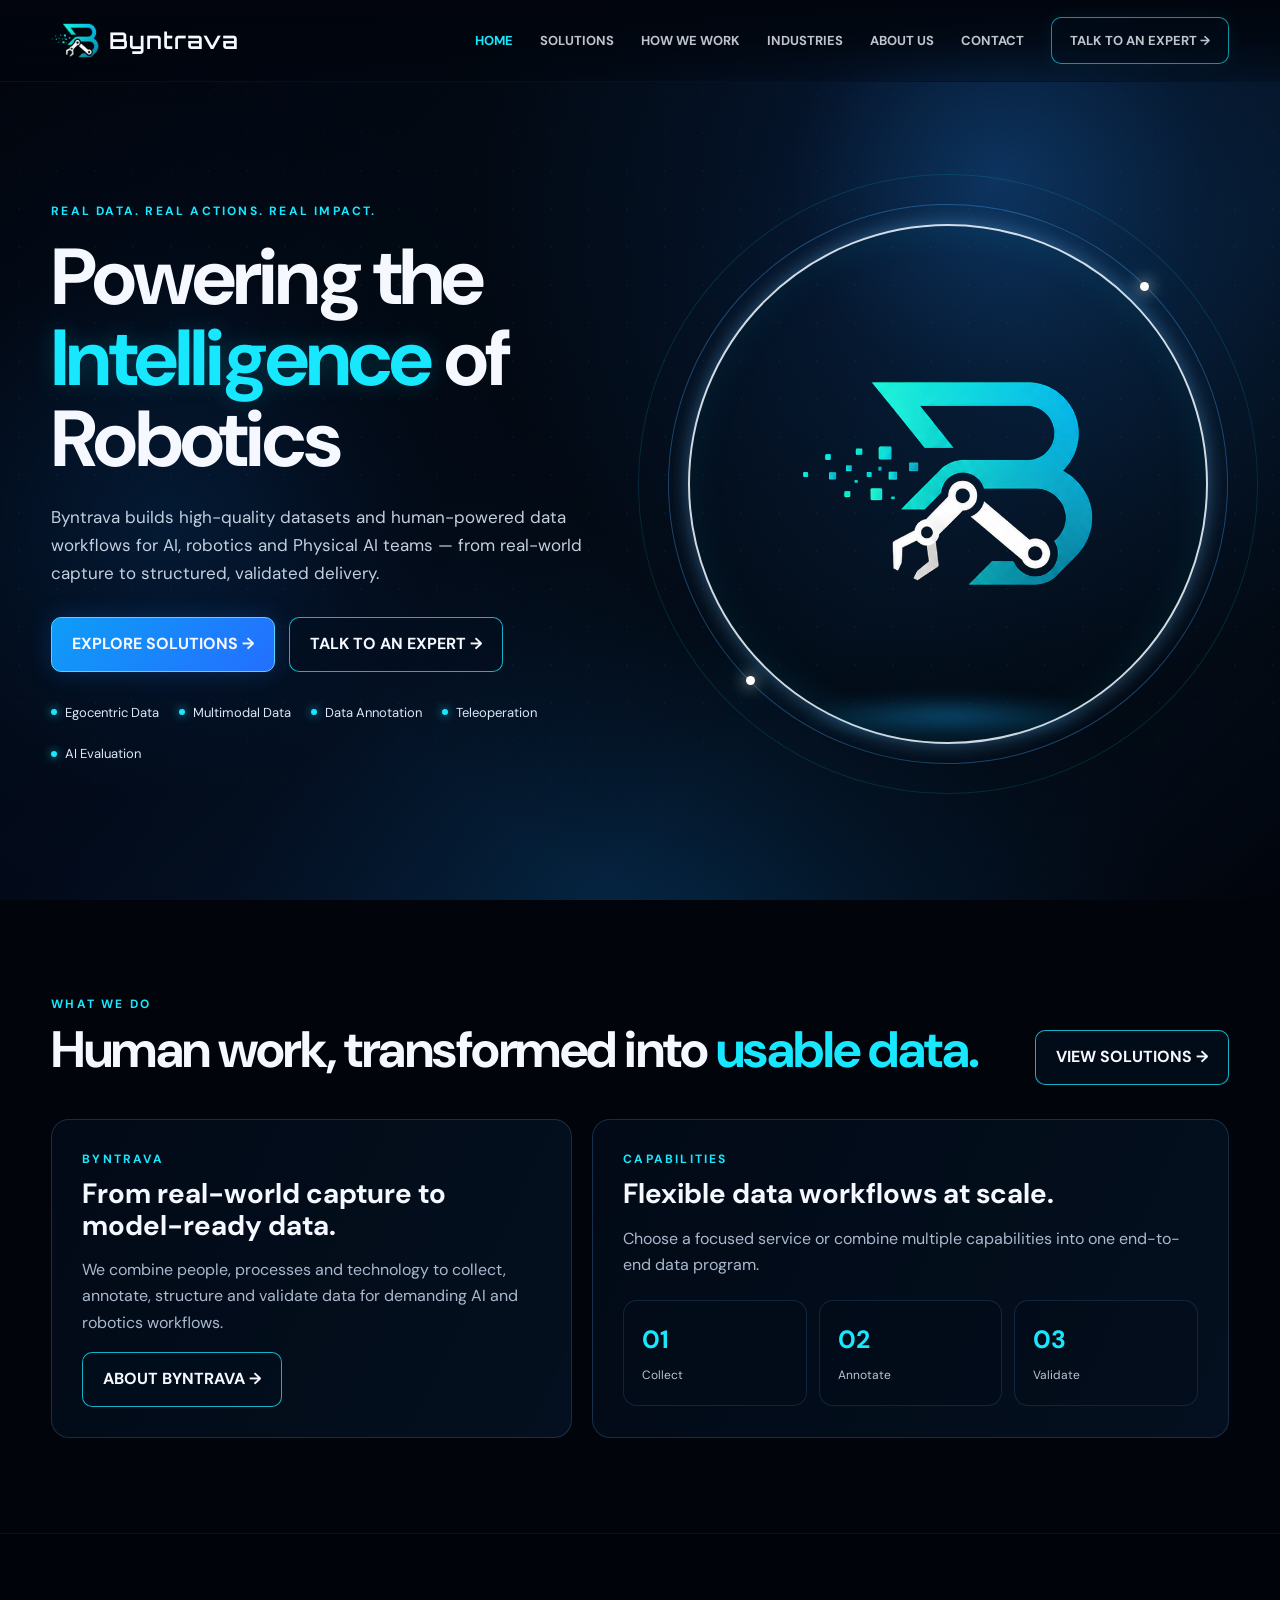
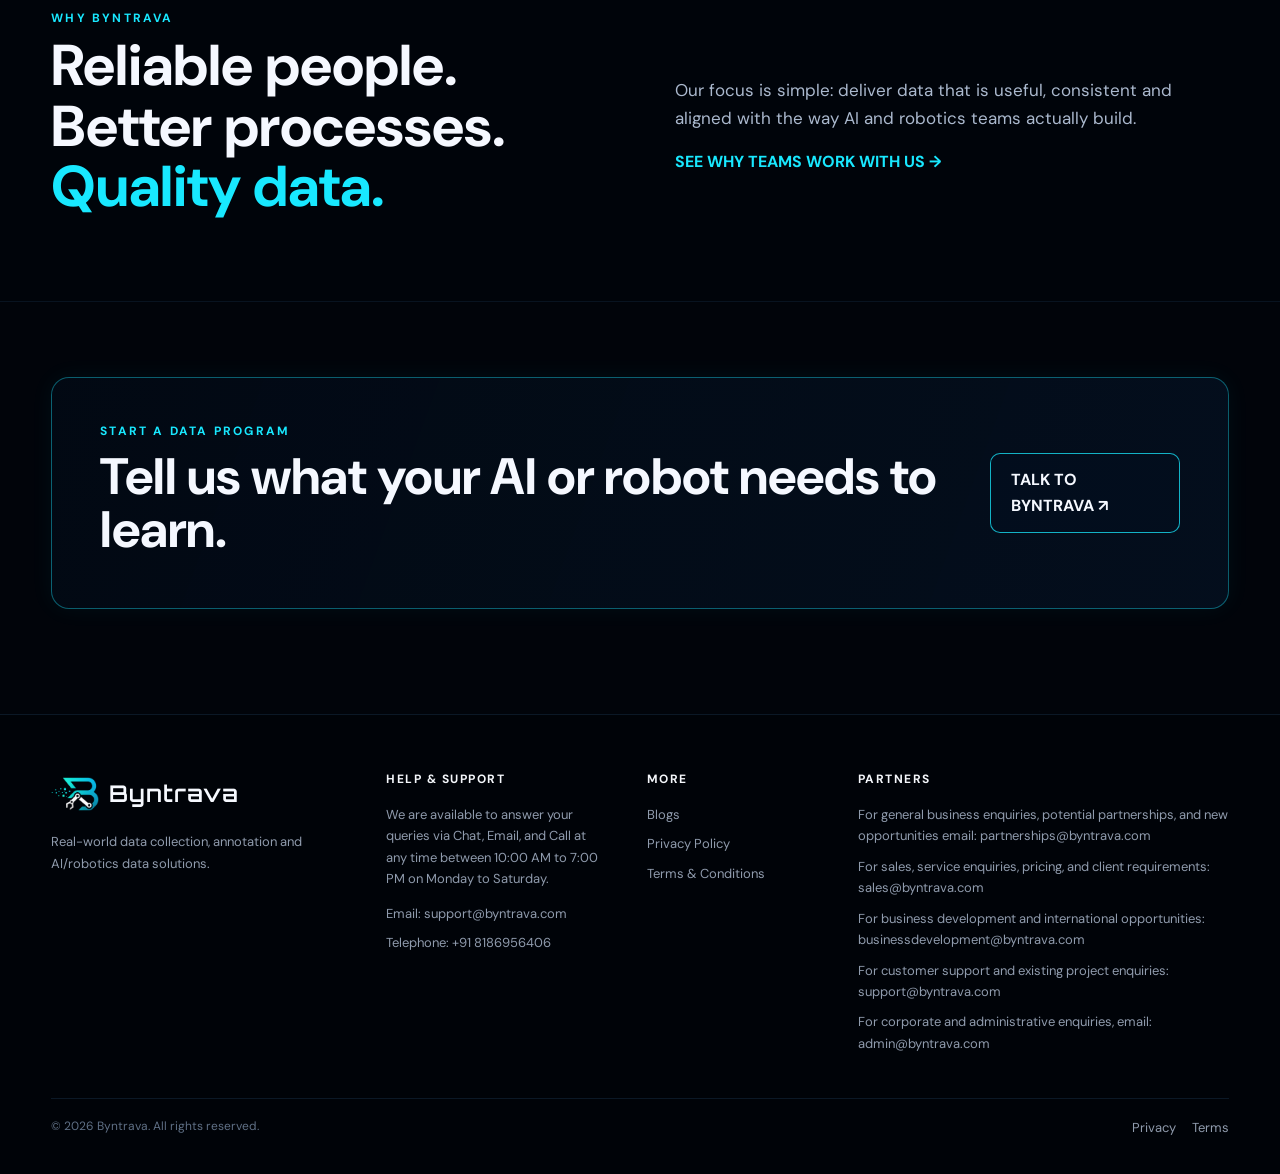
<file: index.html>
<!doctype html><html lang="en"><head><title>Byntrava | Real-Time Data for AI & Robotics</title>

<meta name="description" content="Byntrava provides high-quality real-time data collection and multimodal datasets for AI, robotics, computer vision, and machine learning companies.">

<meta name="keywords" content="Byntrava, AI data collection, robotics data, real time data, computer vision data, multimodal data, AI training data">

<meta name="robots" content="index, follow">
<link rel="icon" type="image/png" href="assets/byntrava logo.png">

<link rel="canonical" href="https://byntrava.com/"><meta charset="utf-8"><meta name="viewport" content="width=device-width,initial-scale=1"><meta name="description" content="Byntrava provides real-world data collection, multimodal datasets, annotation and robotics data services for AI teams."><title>Byntrava | Powering the Intelligence of Robotics</title><link rel="stylesheet" href="styles.css"></head><body><header class="nav"><div class="container nav-inner"><a class="brand" href="index.html"><img src="assets/byntrava-b-mark-transparent.png" alt="Byntrava logo"><span class="brand-name">Byntrava</span></a><button class="menu" aria-label="Open navigation">MENU</button><nav class="nav-links"><a class="active" href="index.html">HOME</a><a href="solutions.html">SOLUTIONS</a><a href="how-we-work.html">HOW WE WORK</a><a href="industries.html">INDUSTRIES</a><a href="about.html">ABOUT US</a><a href="contact.html">CONTACT</a><a class="nav-cta" href="contact.html">TALK TO AN EXPERT →</a></nav></div></header><main><section class="container hero"><div class="reveal"><div class="eyebrow">REAL DATA. REAL ACTIONS. REAL IMPACT.</div><h1>Powering the <em>Intelligence</em> of Robotics</h1><p>Byntrava builds high-quality datasets and human-powered data workflows for AI, robotics and Physical AI teams — from real-world capture to structured, validated delivery.</p><div class="actions"><a class="btn primary" href="solutions.html">EXPLORE SOLUTIONS →</a><a class="btn" href="contact.html">TALK TO AN EXPERT →</a></div><div class="data-strip"><span><i class="dot"></i> Egocentric Data</span><span><i class="dot"></i> Multimodal Data</span><span><i class="dot"></i> Data Annotation</span><span><i class="dot"></i> Teleoperation</span><span><i class="dot"></i> AI Evaluation</span></div></div><div class="hero-visual reveal delay-2"><div class="orb"><img class="orb-logo" src="assets/byntrava-b-mark-transparent.png" alt="Byntrava robotics mark"><span class="orb-point p1"></span><span class="orb-point p2"></span><div class="orb-floor"></div></div></div></section>
<section class="container section reveal"><div class="section-head"><div><div class="eyebrow">WHAT WE DO</div><h2>Human work, transformed into <span>usable data.</span></h2></div><a class="btn" href="solutions.html">VIEW SOLUTIONS →</a></div><div class="intro-grid"><div class="intro-card"><div class="eyebrow">BYNTRAVA</div><h3>From real-world capture to model-ready data.</h3><p>We combine people, processes and technology to collect, annotate, structure and validate data for demanding AI and robotics workflows.</p><a class="btn" href="about.html">ABOUT BYNTRAVA →</a></div><div class="intro-card"><div class="eyebrow">CAPABILITIES</div><h3>Flexible data workflows at scale.</h3><p>Choose a focused service or combine multiple capabilities into one end-to-end data program.</p><div class="mini-grid"><div class="mini"><strong>01</strong><span>Collect</span></div><div class="mini"><strong>02</strong><span>Annotate</span></div><div class="mini"><strong>03</strong><span>Validate</span></div></div></div></div></section>

<section class="band"><div class="container split"><div><div class="eyebrow">WHY BYNTRAVA</div><h2>Reliable people. Better processes. <span class="cyan">Quality data.</span></h2></div><div><p>Our focus is simple: deliver data that is useful, consistent and aligned with the way AI and robotics teams actually build.</p><a class="textlink" href="solutions.html">SEE WHY TEAMS WORK WITH US →</a></div></div></section><section class="cta"><div class="container cta-inner"><div><div class="eyebrow">START A DATA PROGRAM</div><h2>Tell us what your AI or robot needs to learn.</h2></div><a class="btn btn" href="contact.html">TALK TO BYNTRAVA ↗</a></div></section></main><footer class="footer"><div class="container footer-top"><div class="footer-brand"><a class="brand" href="index.html"><img src="assets/byntrava-b-mark-transparent.png" alt="Byntrava logo"><span class="brand-name">Byntrava</span></a><p>Real-world data collection, annotation and AI/robotics data solutions.</p></div><div><h4>HELP & SUPPORT</h4><p>We are available to answer your queries via Chat, Email, and Call at any time between 10:00 AM to 7:00 PM on Monday to Saturday.</p><ul><li>Email: <a href="mailto:support@byntrava.com">support@byntrava.com</a></li><li>Telephone: <a href="tel:+918186956406">+91 8186956406</a></li></ul></div><div><h4>MORE</h4><ul><li><a href="#">Blogs</a></li><li><a href="#">Privacy Policy</a></li><li><a href="#">Terms & Conditions</a></li></ul></div><div><h4>PARTNERS</h4><p class="partner-note">For general business enquiries, potential partnerships, and new opportunities email: <a href="mailto:partnerships@byntrava.com">partnerships@byntrava.com</a></p><p class="partner-note">For sales, service enquiries, pricing, and client requirements: <a href="mailto:sales@byntrava.com">sales@byntrava.com</a></p><p class="partner-note">For business development and international opportunities: <a href="mailto:businessdevelopment@byntrava.com">businessdevelopment@byntrava.com</a></p><p class="partner-note">For customer support and existing project enquiries: <a href="mailto:support@byntrava.com">support@byntrava.com</a></p><p class="partner-note">For corporate and administrative enquiries, email: <a href="mailto:admin@byntrava.com">admin@byntrava.com</a></p></div></div><div class="container copyright"><span>© <span class="year"></span> Byntrava. All rights reserved.</span><span class="legal"><a href="#">Privacy</a><a href="#">Terms</a></span></div></footer><script src="script.js"></script></body></html>
</file>
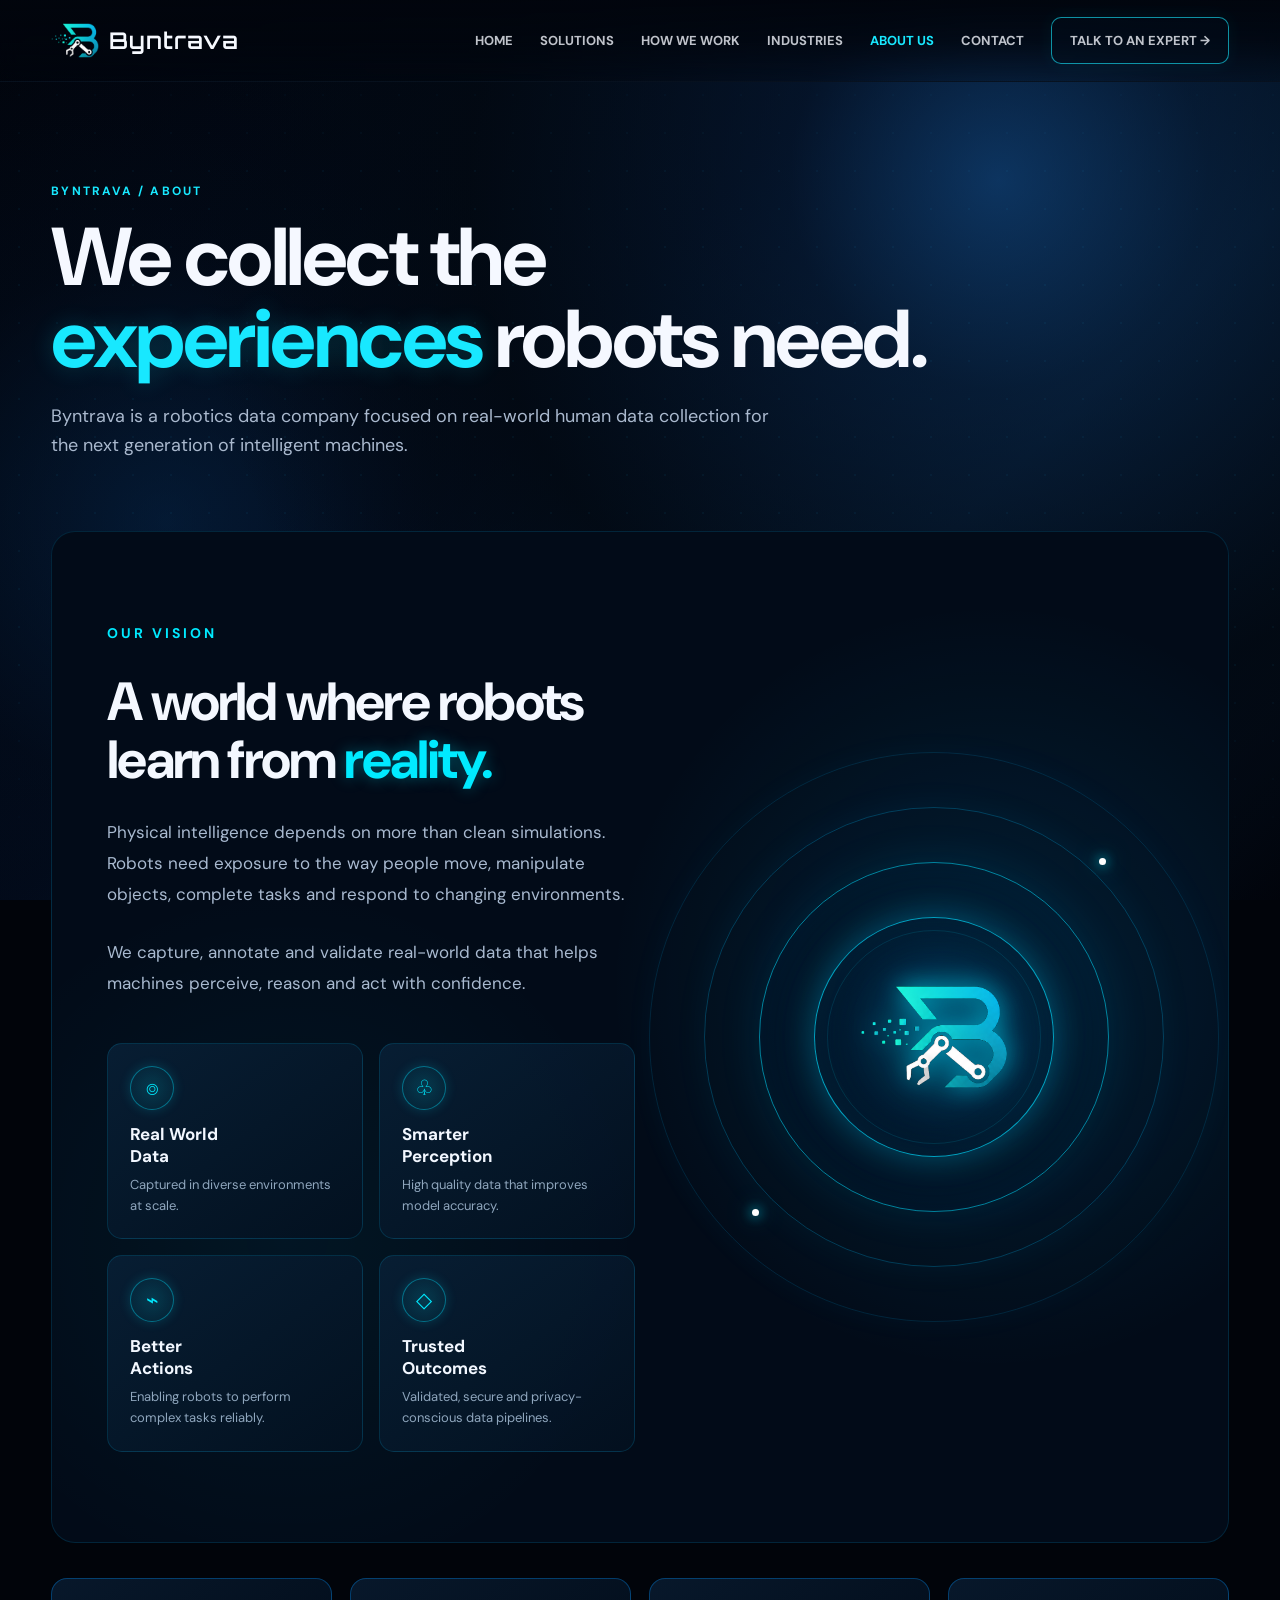
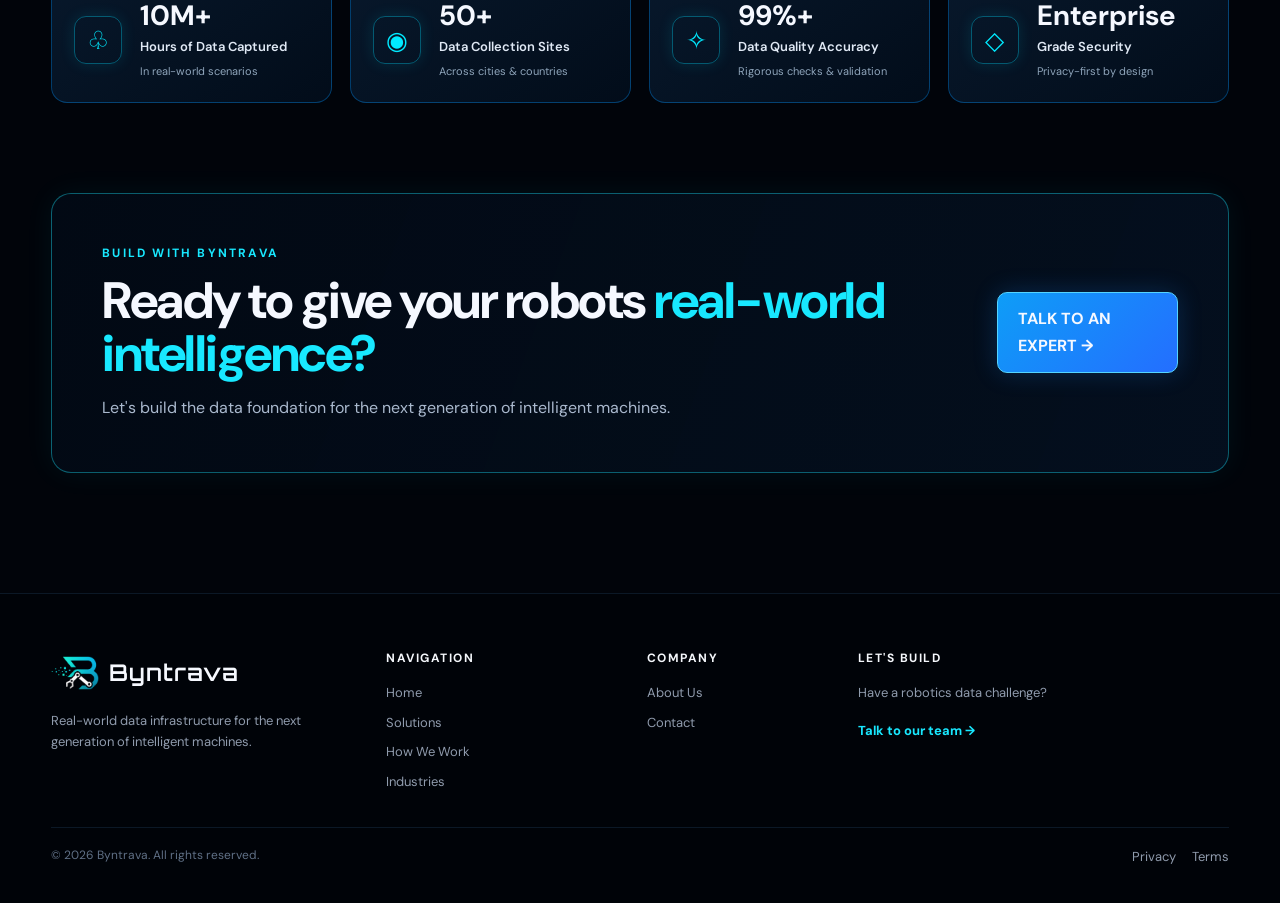
<file: about.html>
<!DOCTYPE html>
<html lang="en">
<head>
    <title>About Byntrava | Powering the Intelligence of Robotics</title>

<meta name="description" content="Learn about Byntrava and our mission to power AI and robotics with high-quality real-world and multimodal data collected by trained contributors.">

<link rel="icon" type="image/png" href="assets/byntrava logo.png">
    <meta charset="UTF-8">
    <meta name="viewport" content="width=device-width, initial-scale=1.0">

    <meta
        name="description"
        content="Learn about Byntrava — real-world robotics data collection for the next generation of intelligent machines."
    >

    <title>About Byntrava</title>

    <link rel="stylesheet" href="styles.css">
</head>

<body>

<!-- =========================================================
     NAVIGATION
========================================================= -->

<header class="nav">

    <div class="container nav-inner">

        <a class="brand" href="index.html">

            <img
                src="assets/byntrava-b-mark-transparent.png"
                alt="Byntrava logo"
            >

            <span class="brand-name">Byntrava</span>

        </a>


        <button
            class="menu"
            type="button"
            aria-label="Open navigation"
            aria-expanded="false"
        >
            MENU
        </button>


        <nav class="nav-links">

            <a href="index.html">HOME</a>

            <a href="solutions.html">SOLUTIONS</a>

            <a href="how-we-work.html">HOW WE WORK</a>

            <a href="industries.html">INDUSTRIES</a>

            <a
                class="active"
                href="about.html"
            >
                ABOUT US
            </a>

            <a href="contact.html">CONTACT</a>

            <a
                class="nav-cta"
                href="contact.html"
            >
                TALK TO AN EXPERT →
            </a>

        </nav>

    </div>

</header>


<!-- =========================================================
     MAIN
========================================================= -->

<main>

    <!-- =====================================================
         PAGE HERO
    ====================================================== -->

    <section class="container page-hero">

        <div class="reveal">

            <div class="eyebrow">
                BYNTRAVA / ABOUT
            </div>

            <h1>
                We collect the
                <span>experiences</span>
                robots need.
            </h1>

            <p>
                Byntrava is a robotics data company focused on
                real-world human data collection for the next
                generation of intelligent machines.
            </p>

        </div>

    </section>


    <!-- =====================================================
         OUR VISION
    ====================================================== -->

    <section class="vision-section reveal">

        <!-- LEFT CONTENT -->

        <div class="vision-content">

            <div class="section-label">
                OUR VISION
            </div>


            <h2>
                A world where robots learn from
                <span>reality.</span>
            </h2>


            <p class="vision-description">
                Physical intelligence depends on more than clean
                simulations. Robots need exposure to the way people
                move, manipulate objects, complete tasks and respond
                to changing environments.
            </p>


            <p class="vision-description">
                We capture, annotate and validate real-world data
                that helps machines perceive, reason and act with
                confidence.
            </p>


            <!-- VISION PILLARS -->

            <div class="vision-pillars">

                <article class="vision-pillar">

                    <div class="vision-icon">
                        ⌾
                    </div>

                    <h3>
                        Real World<br>
                        Data
                    </h3>

                    <p>
                        Captured in diverse environments at scale.
                    </p>

                </article>


                <article class="vision-pillar">

                    <div class="vision-icon">
                        ♧
                    </div>

                    <h3>
                        Smarter<br>
                        Perception
                    </h3>

                    <p>
                        High quality data that improves model accuracy.
                    </p>

                </article>


                <article class="vision-pillar">

                    <div class="vision-icon">
                        ⌁
                    </div>

                    <h3>
                        Better<br>
                        Actions
                    </h3>

                    <p>
                        Enabling robots to perform complex tasks reliably.
                    </p>

                </article>


                <article class="vision-pillar">

                    <div class="vision-icon">
                        ◇
                    </div>

                    <h3>
                        Trusted<br>
                        Outcomes
                    </h3>

                    <p>
                        Validated, secure and privacy-conscious data
                        pipelines.
                    </p>

                </article>

            </div>

        </div>


        <!-- RIGHT VISUAL -->

        <div class="vision-visual">

            <div class="vision-orbit orbit-outer"></div>

            <div class="vision-orbit orbit-middle"></div>

            <div class="vision-orbit orbit-inner"></div>


            <div class="vision-logo">

                <img
                    src="assets/byntrava-b-mark-transparent.png"
                    alt="Byntrava"
                >

            </div>

        </div>

    </section>


    <!-- =====================================================
         VISION METRICS
    ====================================================== -->

    <section class="container vision-metrics reveal">


        <article class="vision-metric">

            <div class="metric-icon">
                ♧
            </div>

            <div>

                <strong>
                    10M+
                </strong>

                <span>
                    Hours of Data Captured
                </span>

                <small>
                    In real-world scenarios
                </small>

            </div>

        </article>


        <article class="vision-metric">

            <div class="metric-icon">
                ◉
            </div>

            <div>

                <strong>
                    50+
                </strong>

                <span>
                    Data Collection Sites
                </span>

                <small>
                    Across cities & countries
                </small>

            </div>

        </article>


        <article class="vision-metric">

            <div class="metric-icon">
                ✧
            </div>

            <div>

                <strong>
                    99%+
                </strong>

                <span>
                    Data Quality Accuracy
                </span>

                <small>
                    Rigorous checks & validation
                </small>

            </div>

        </article>


        <article class="vision-metric">

            <div class="metric-icon">
                ◇
            </div>

            <div>

                <strong>
                    Enterprise
                </strong>

                <span>
                    Grade Security
                </span>

                <small>
                    Privacy-first by design
                </small>

            </div>

        </article>

    </section>


    <!-- =====================================================
         CTA
    ====================================================== -->

    <section class="container about-cta reveal">

        <div class="about-cta-inner">

            <div>

                <div class="eyebrow">
                    BUILD WITH BYNTRAVA
                </div>

                <h2>
                    Ready to give your robots
                    <span>real-world intelligence?</span>
                </h2>

                <p>
                    Let's build the data foundation for the next
                    generation of intelligent machines.
                </p>

            </div>


            <a
                href="contact.html"
                class="btn primary"
            >
                TALK TO AN EXPERT →
            </a>

        </div>

    </section>

</main>


<!-- =========================================================
     FOOTER
========================================================= -->

<footer class="footer">

    <div class="container">

        <div class="footer-top">


            <div class="footer-brand">

                <a class="brand" href="index.html">

                    <img
                        src="assets/byntrava-b-mark-transparent.png"
                        alt="Byntrava logo"
                    >

                    <span class="brand-name">
                        Byntrava
                    </span>

                </a>

                <p>
                    Real-world data infrastructure for the next
                    generation of intelligent machines.
                </p>

            </div>


            <div>

                <h4>
                    Navigation
                </h4>

                <ul>

                    <li>
                        <a href="index.html">
                            Home
                        </a>
                    </li>

                    <li>
                        <a href="solutions.html">
                            Solutions
                        </a>
                    </li>

                    <li>
                        <a href="how-we-work.html">
                            How We Work
                        </a>
                    </li>

                    <li>
                        <a href="industries.html">
                            Industries
                        </a>
                    </li>

                </ul>

            </div>


            <div>

                <h4>
                    Company
                </h4>

                <ul>

                    <li>
                        <a href="about.html">
                            About Us
                        </a>
                    </li>

                    <li>
                        <a href="contact.html">
                            Contact
                        </a>
                    </li>

                </ul>

            </div>


            <div>

                <h4>
                    Let's Build
                </h4>

                <p>
                    Have a robotics data challenge?
                </p>

                <a
                    class="textlink"
                    href="contact.html"
                >
                    Talk to our team →
                </a>

            </div>

        </div>


        <div class="copyright">

            <span>
                © 2026 Byntrava. All rights reserved.
            </span>

            <div class="legal">

                <a href="#">
                    Privacy
                </a>

                <a href="#">
                    Terms
                </a>

            </div>

        </div>

    </div>

</footer>


<!-- =========================================================
     JAVASCRIPT
========================================================= -->

<script>

document.addEventListener("DOMContentLoaded", function () {

    /* Mobile navigation */

    const menu = document.querySelector(".menu");
    const navLinks = document.querySelector(".nav-links");

    if (menu && navLinks) {

        menu.addEventListener("click", function () {

            navLinks.classList.toggle("open");

            const isOpen =
                navLinks.classList.contains("open");

            menu.setAttribute(
                "aria-expanded",
                isOpen
            );

        });

    }


    /* Reveal animation */

    const revealElements =
        document.querySelectorAll(".reveal");

    const observer =
        new IntersectionObserver(
            function (entries) {

                entries.forEach(function (entry) {

                    if (entry.isIntersecting) {

                        entry.target.classList.add("show");

                        observer.unobserve(
                            entry.target
                        );

                    }

                });

            },
            {
                threshold: 0.12
            }
        );


    revealElements.forEach(function (element) {

        observer.observe(element);

    });

});

</script>

</body>
</html>
</file>
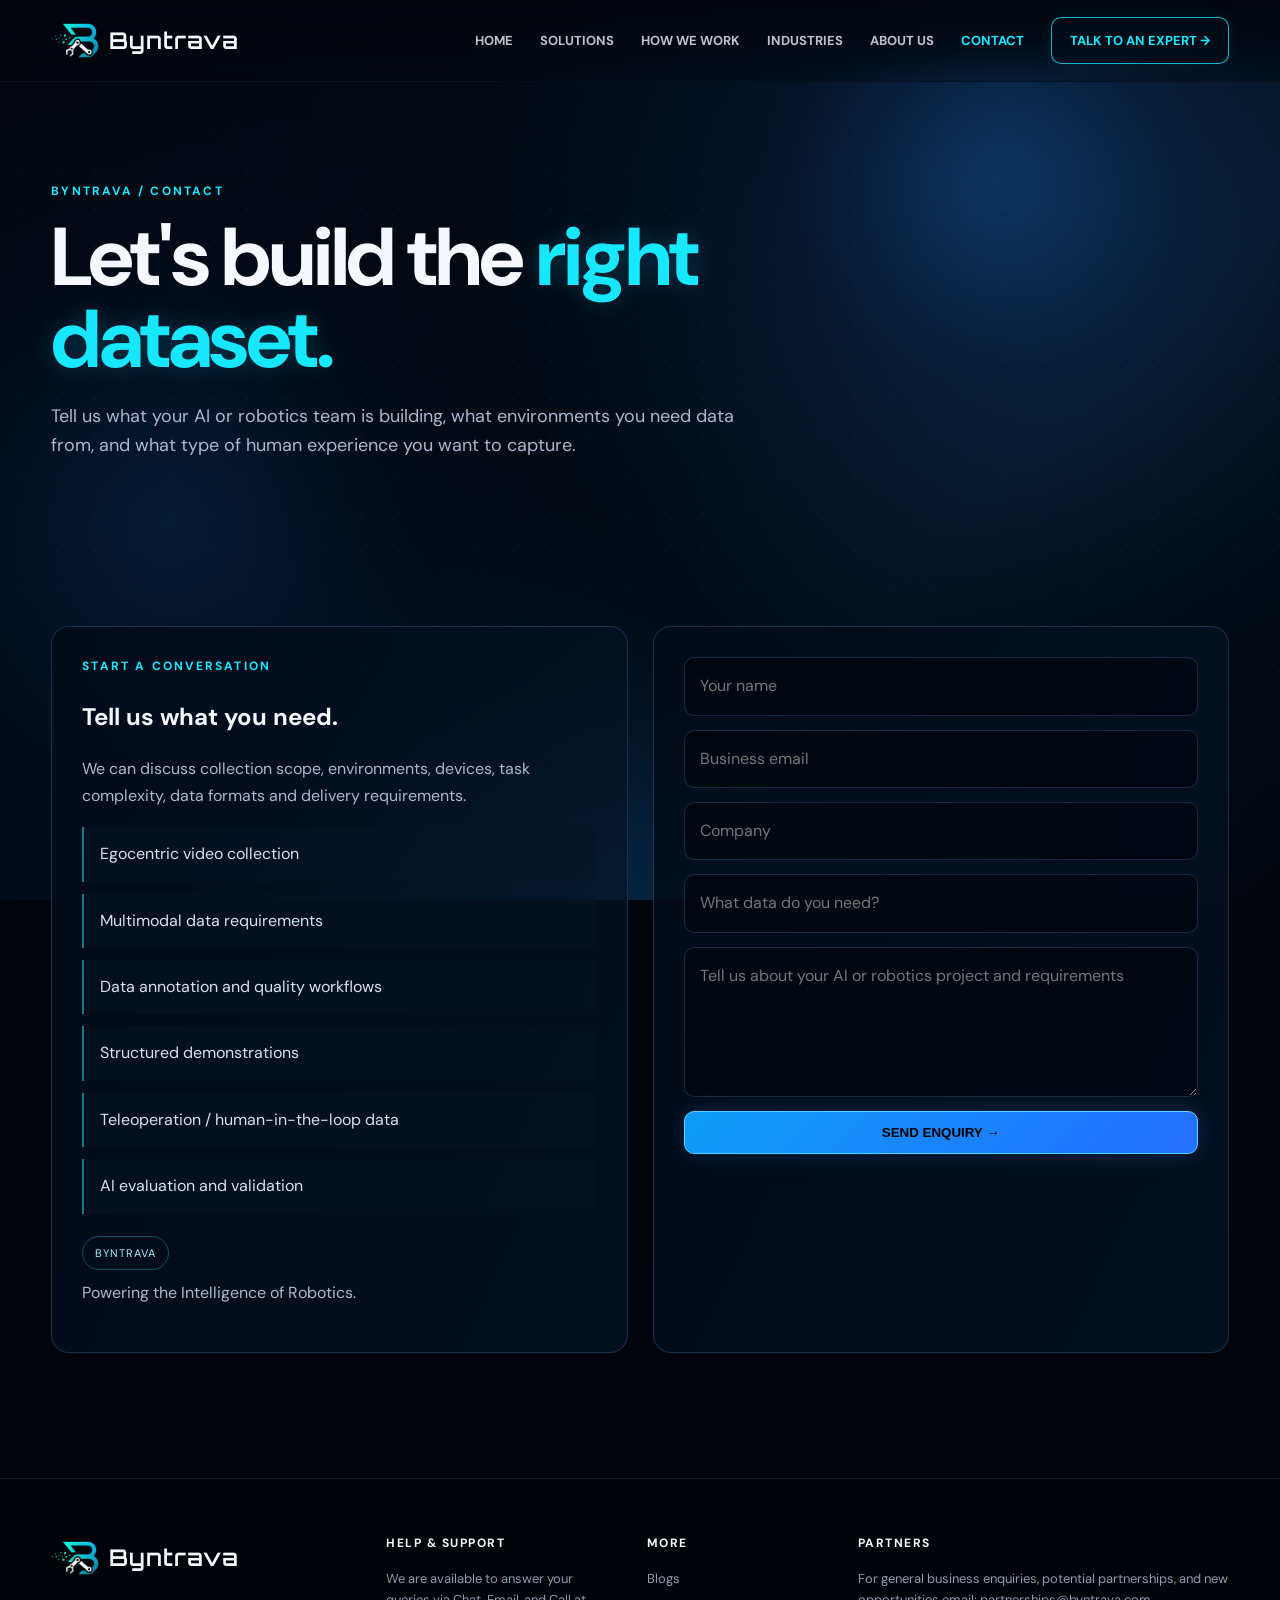
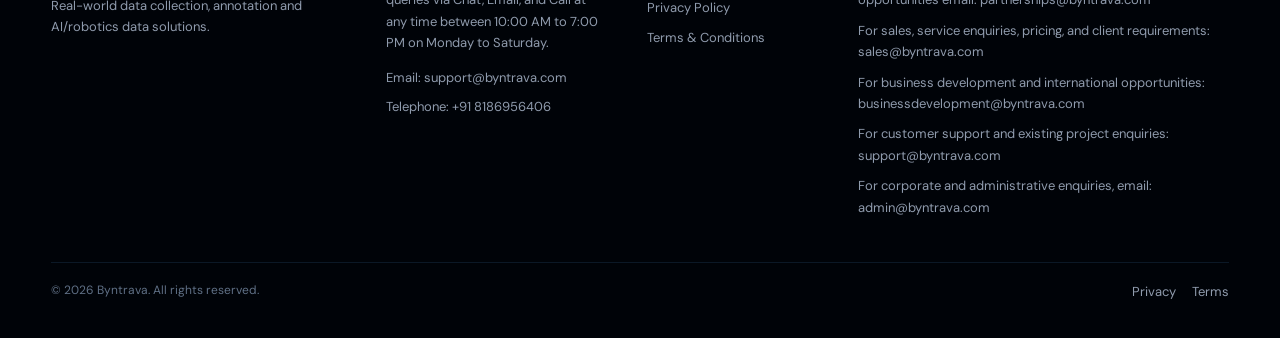
<file: contact.html>
<!doctype html><html lang="en"><head>
    <title>Contact Byntrava | AI & Robotics Data Solutions</title>

<meta name="description" content="Contact Byntrava for real-time data collection, AI data services, multimodal datasets, partnerships, and business enquiries.">

<link rel="icon" type="image/png" href="assets/byntrava logo.png"><meta charset="utf-8"><meta name="viewport" content="width=device-width,initial-scale=1"><meta name="description" content=""><title>Contact | Byntrava</title><link rel="stylesheet" href="styles.css"></head><body><header class="nav"><div class="container nav-inner"><a class="brand" href="index.html"><img src="assets/byntrava-b-mark-transparent.png" alt="Byntrava logo"><span class="brand-name">Byntrava</span></a><button class="menu" aria-label="Open navigation">MENU</button><nav class="nav-links"><a href="index.html">HOME</a><a href="solutions.html">SOLUTIONS</a><a href="how-we-work.html">HOW WE WORK</a><a href="industries.html">INDUSTRIES</a><a href="about.html">ABOUT US</a><a class="active" href="contact.html">CONTACT</a><a class="nav-cta" href="contact.html">TALK TO AN EXPERT →</a></nav></div></header><main><section class="container page-hero"><div class="reveal"><div class="eyebrow">BYNTRAVA / CONTACT</div><h1>Let's build the <span>right dataset.</span></h1><p>Tell us what your AI or robotics team is building, what environments you need data from, and what type of human experience you want to capture.</p></div></section><section class="container section reveal"><div class="contact-grid"><div class="panel important"><div class="eyebrow">START A CONVERSATION</div><h2>Tell us what you need.</h2><p>We can discuss collection scope, environments, devices, task complexity, data formats and delivery requirements.</p><ul class="list"><li>Egocentric video collection</li><li>Multimodal data requirements</li><li>Data annotation and quality workflows</li><li>Structured demonstrations</li><li>Teleoperation / human-in-the-loop data</li><li>AI evaluation and validation</li></ul><div style="margin-top:22px"><span class="tag">Byntrava</span><p style="margin-top:10px">Powering the Intelligence of Robotics.</p></div></div><div class="panel"><form class="form" action="https://api.web3forms.com/submit" method="POST">

    <!-- Web3Forms Access Key -->
    <input type="hidden" name="access_key" value="581e1cd5-86be-4c25-abf6-3c51af098d65">

    <!-- Email subject -->
    <input type="hidden" name="subject" value="New Byntrava Website Enquiry">

    <!-- Send submissions as an enquiry -->
    <input type="hidden" name="from_name" value="Byntrava Website">

    <input
        required
        type="text"
        name="name"
        placeholder="Your name"
    >

    <input
        required
        type="email"
        name="email"
        placeholder="Business email"
    >

    <input
        type="text"
        name="company"
        placeholder="Company"
    >

    <input
        type="text"
        name="data_requirement"
        placeholder="What data do you need?"
    >

    <textarea
        name="message"
        placeholder="Tell us about your AI or robotics project and requirements"
    ></textarea>

    <button class="btn primary" type="submit">
        SEND ENQUIRY →
    </button>

</form></div></div></section></main><footer class="footer"><div class="container footer-top"><div class="footer-brand"><a class="brand" href="index.html"><img src="assets/byntrava-b-mark-transparent.png" alt="Byntrava logo"><span class="brand-name">Byntrava</span></a><p>Real-world data collection, annotation and AI/robotics data solutions.</p></div><div><h4>HELP & SUPPORT</h4><p>We are available to answer your queries via Chat, Email, and Call at any time between 10:00 AM to 7:00 PM on Monday to Saturday.</p><ul><li>Email: <a href="mailto:support@byntrava.com">support@byntrava.com</a></li><li>Telephone: <a href="tel:+918186956406">+91 8186956406</a></li></ul></div><div><h4>MORE</h4><ul><li><a href="#">Blogs</a></li><li><a href="#">Privacy Policy</a></li><li><a href="#">Terms & Conditions</a></li></ul></div><div><h4>PARTNERS</h4><p class="partner-note">For general business enquiries, potential partnerships, and new opportunities email: <a href="mailto:partnerships@byntrava.com">partnerships@byntrava.com</a></p><p class="partner-note">For sales, service enquiries, pricing, and client requirements: <a href="mailto:sales@byntrava.com">sales@byntrava.com</a></p><p class="partner-note">For business development and international opportunities: <a href="mailto:businessdevelopment@byntrava.com">businessdevelopment@byntrava.com</a></p><p class="partner-note">For customer support and existing project enquiries: <a href="mailto:support@byntrava.com">support@byntrava.com</a></p><p class="partner-note">For corporate and administrative enquiries, email: <a href="mailto:admin@byntrava.com">admin@byntrava.com</a></p></div></div><div class="container copyright"><span>© <span class="year"></span> Byntrava. All rights reserved.</span><span class="legal"><a href="#">Privacy</a><a href="#">Terms</a></span></div></footer><script src="script.js"></script></body></html>
</file>
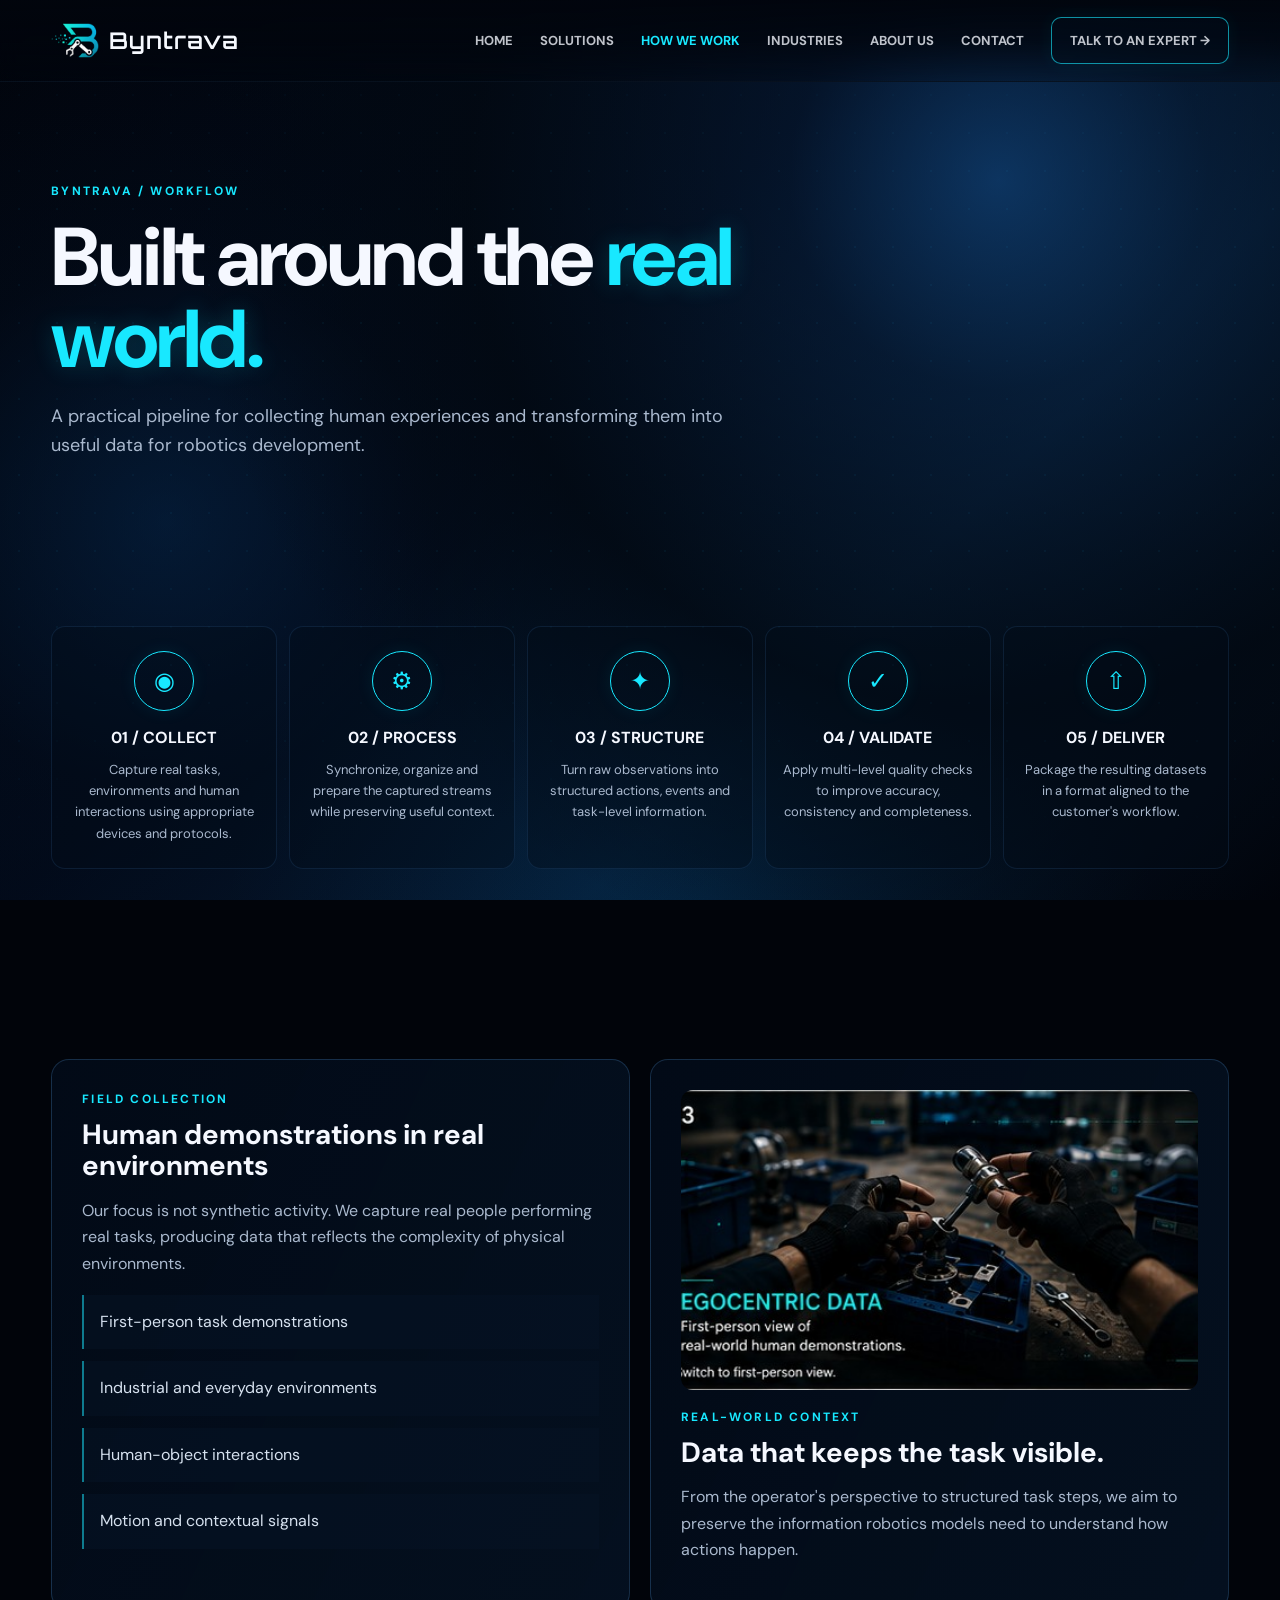
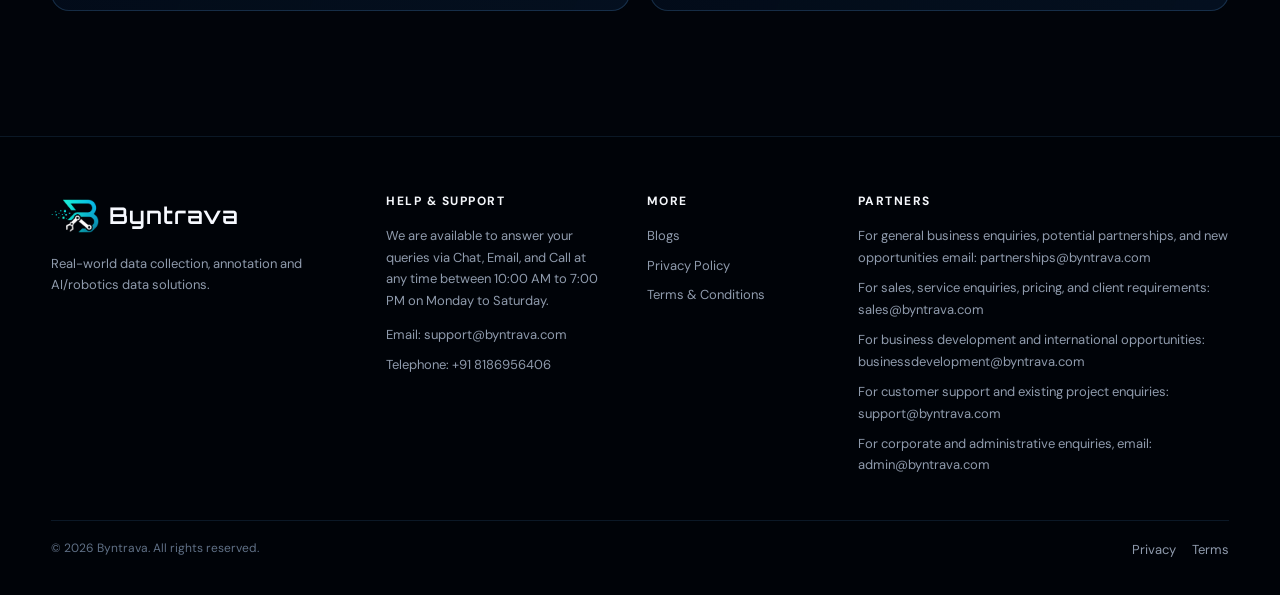
<file: how-we-work.html>
<!doctype html><html lang="en"><head>
    <title>How Byntrava Works | Real-World Data Collection</title>

<meta name="description" content="Discover how Byntrava collects, validates, and delivers high-quality real-world and multimodal data for AI and robotics applications.">

<link rel="icon" type="image/png" href="assets/byntrava logo.png"><meta charset="utf-8"><meta name="viewport" content="width=device-width,initial-scale=1"><meta name="description" content=""><title>How We Work | Byntrava</title><link rel="stylesheet" href="styles.css"></head><body><header class="nav"><div class="container nav-inner"><a class="brand" href="index.html"><img src="assets/byntrava-b-mark-transparent.png" alt="Byntrava logo"><span class="brand-name">Byntrava</span></a><button class="menu" aria-label="Open navigation">MENU</button><nav class="nav-links"><a href="index.html">HOME</a><a href="solutions.html">SOLUTIONS</a><a class="active" href="how-we-work.html">HOW WE WORK</a><a href="industries.html">INDUSTRIES</a><a href="about.html">ABOUT US</a><a href="contact.html">CONTACT</a><a class="nav-cta" href="contact.html">TALK TO AN EXPERT →</a></nav></div></header><main><section class="container page-hero"><div class="reveal"><div class="eyebrow">BYNTRAVA / WORKFLOW</div><h1>Built around the <span>real world.</span></h1><p>A practical pipeline for collecting human experiences and transforming them into useful data for robotics development.</p></div></section><section class="container section reveal"><div class="workflow"><div class="step"><div class="step-icon">◉</div><h4>01 / COLLECT</h4><p>Capture real tasks, environments and human interactions using appropriate devices and protocols.</p></div><div class="step"><div class="step-icon">⚙</div><h4>02 / PROCESS</h4><p>Synchronize, organize and prepare the captured streams while preserving useful context.</p></div><div class="step"><div class="step-icon">✦</div><h4>03 / STRUCTURE</h4><p>Turn raw observations into structured actions, events and task-level information.</p></div><div class="step"><div class="step-icon">✓</div><h4>04 / VALIDATE</h4><p>Apply multi-level quality checks to improve accuracy, consistency and completeness.</p></div><div class="step"><div class="step-icon">⇧</div><h4>05 / DELIVER</h4><p>Package the resulting datasets in a format aligned to the customer's workflow.</p></div></div></section><section class="container section reveal"><div class="grid-2"><div class="panel important"><div class="eyebrow">FIELD COLLECTION</div><h3>Human demonstrations in real environments</h3><p>Our focus is not synthetic activity. We capture real people performing real tasks, producing data that reflects the complexity of physical environments.</p><ul class="list"><li>First-person task demonstrations</li><li>Industrial and everyday environments</li><li>Human-object interactions</li><li>Motion and contextual signals</li></ul></div><div class="panel"><img src="assets/egocentric.png" alt="Realistic egocentric data collection" style="width:100%;height:300px;object-fit:cover;border-radius:12px"><div class="eyebrow" style="margin-top:18px">REAL-WORLD CONTEXT</div><h3>Data that keeps the task visible.</h3><p>From the operator's perspective to structured task steps, we aim to preserve the information robotics models need to understand how actions happen.</p></div></div></section></main><footer class="footer"><div class="container footer-top"><div class="footer-brand"><a class="brand" href="index.html"><img src="assets/byntrava-b-mark-transparent.png" alt="Byntrava logo"><span class="brand-name">Byntrava</span></a><p>Real-world data collection, annotation and AI/robotics data solutions.</p></div><div><h4>HELP & SUPPORT</h4><p>We are available to answer your queries via Chat, Email, and Call at any time between 10:00 AM to 7:00 PM on Monday to Saturday.</p><ul><li>Email: <a href="mailto:support@byntrava.com">support@byntrava.com</a></li><li>Telephone: <a href="tel:+918186956406">+91 8186956406</a></li></ul></div><div><h4>MORE</h4><ul><li><a href="#">Blogs</a></li><li><a href="#">Privacy Policy</a></li><li><a href="#">Terms & Conditions</a></li></ul></div><div><h4>PARTNERS</h4><p class="partner-note">For general business enquiries, potential partnerships, and new opportunities email: <a href="mailto:partnerships@byntrava.com">partnerships@byntrava.com</a></p><p class="partner-note">For sales, service enquiries, pricing, and client requirements: <a href="mailto:sales@byntrava.com">sales@byntrava.com</a></p><p class="partner-note">For business development and international opportunities: <a href="mailto:businessdevelopment@byntrava.com">businessdevelopment@byntrava.com</a></p><p class="partner-note">For customer support and existing project enquiries: <a href="mailto:support@byntrava.com">support@byntrava.com</a></p><p class="partner-note">For corporate and administrative enquiries, email: <a href="mailto:admin@byntrava.com">admin@byntrava.com</a></p></div></div><div class="container copyright"><span>© <span class="year"></span> Byntrava. All rights reserved.</span><span class="legal"><a href="#">Privacy</a><a href="#">Terms</a></span></div></footer><script src="script.js"></script></body></html>
</file>
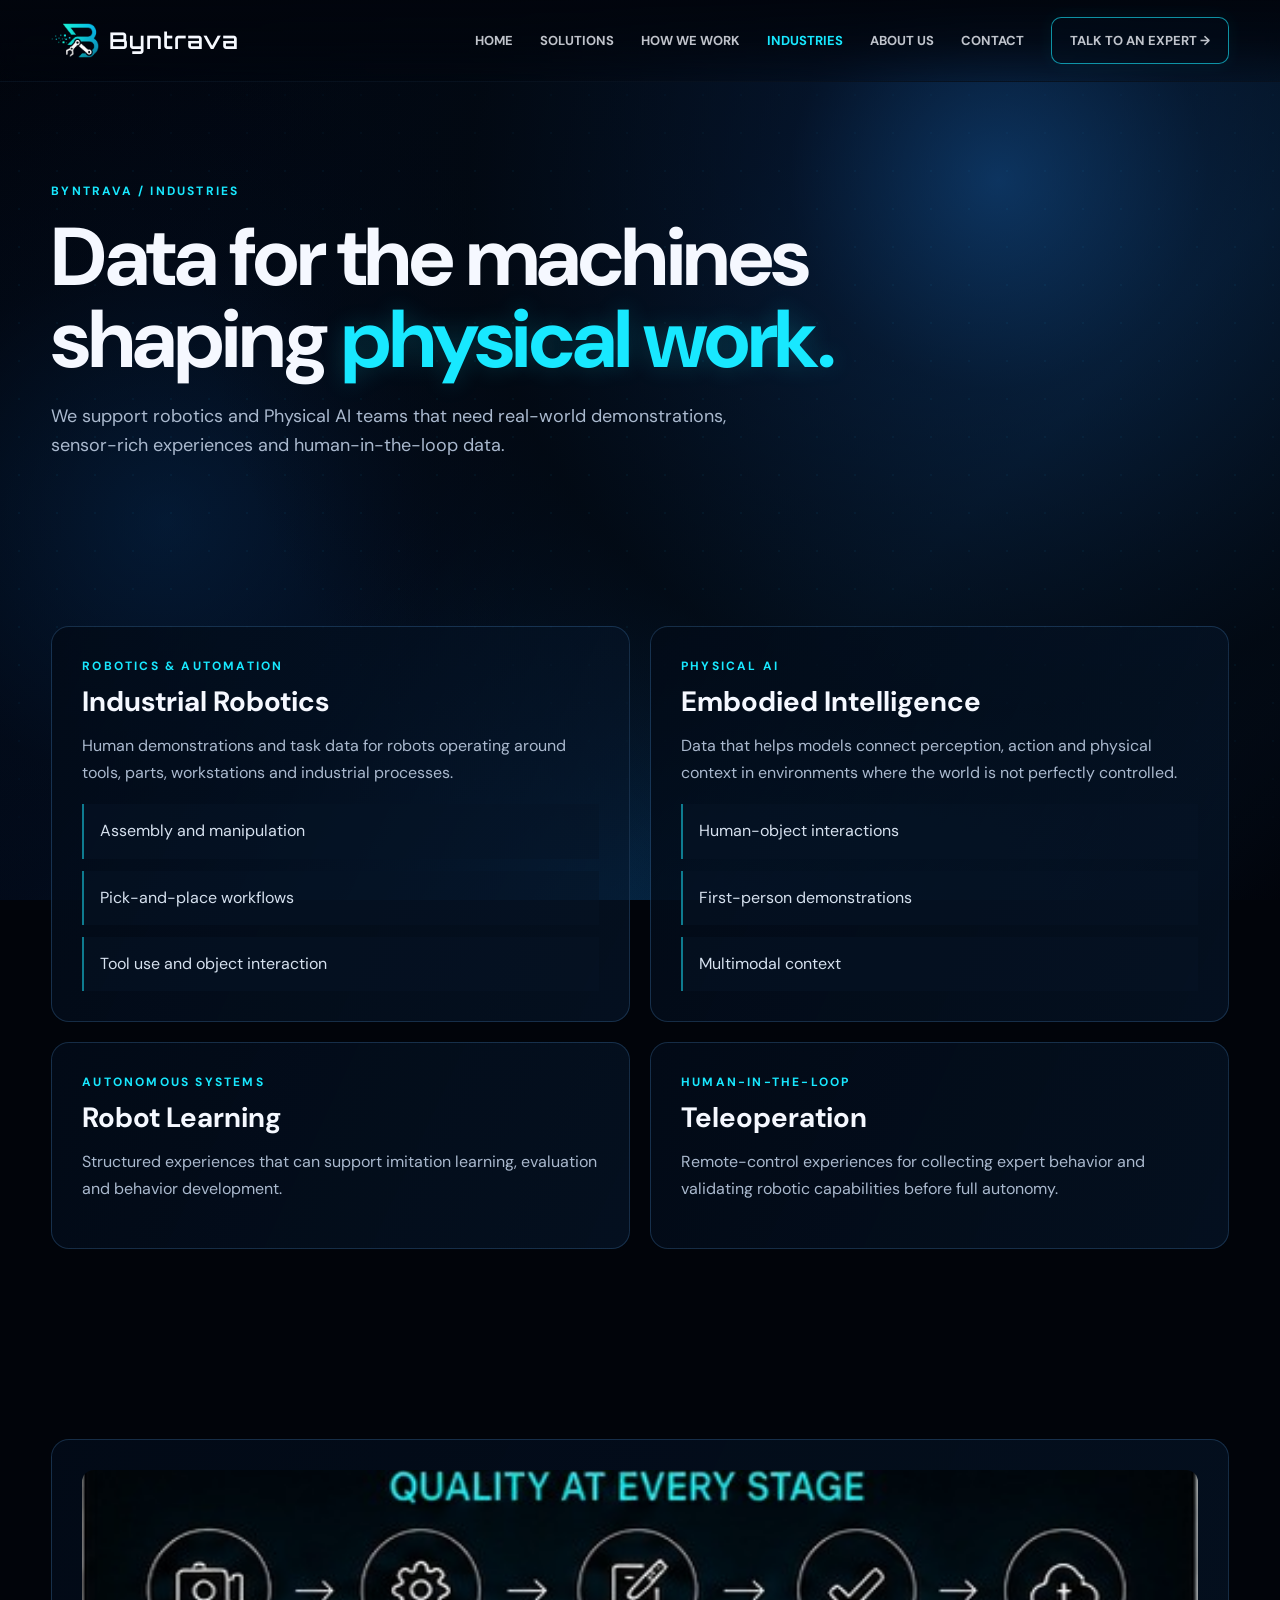
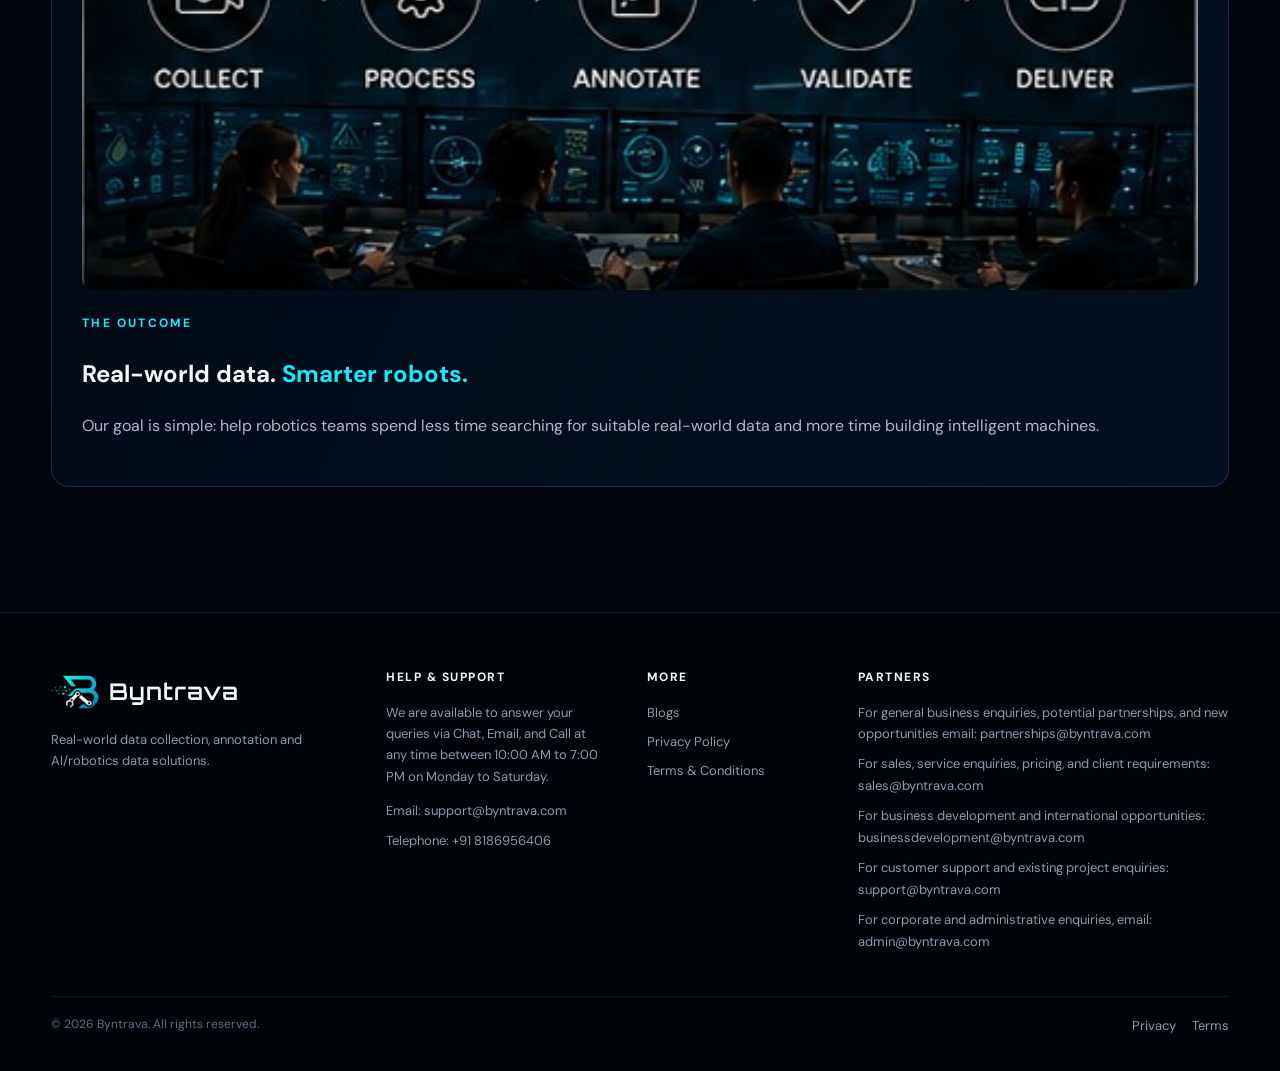
<file: industries.html>
<!doctype html><html lang="en"><head>
    <title>Industries We Serve | AI & Robotics Data | Byntrava</title>

<meta name="description" content="Byntrava supports AI and robotics companies across industries with scalable real-world data collection, annotation, and multimodal dataset solutions.">

<link rel="icon" type="image/png" href="assets/byntrava logo.png"><meta charset="utf-8"><meta name="viewport" content="width=device-width,initial-scale=1"><meta name="description" content=""><title>Industries | Byntrava</title><link rel="stylesheet" href="styles.css"></head><body><header class="nav"><div class="container nav-inner"><a class="brand" href="index.html"><img src="assets/byntrava-b-mark-transparent.png" alt="Byntrava logo"><span class="brand-name">Byntrava</span></a><button class="menu" aria-label="Open navigation">MENU</button><nav class="nav-links"><a href="index.html">HOME</a><a href="solutions.html">SOLUTIONS</a><a href="how-we-work.html">HOW WE WORK</a><a class="active" href="industries.html">INDUSTRIES</a><a href="about.html">ABOUT US</a><a href="contact.html">CONTACT</a><a class="nav-cta" href="contact.html">TALK TO AN EXPERT →</a></nav></div></header><main><section class="container page-hero"><div class="reveal"><div class="eyebrow">BYNTRAVA / INDUSTRIES</div><h1>Data for the machines shaping <span>physical work.</span></h1><p>We support robotics and Physical AI teams that need real-world demonstrations, sensor-rich experiences and human-in-the-loop data.</p></div></section><section class="container section reveal"><div class="grid-2"><div class="panel important"><div class="eyebrow">ROBOTICS & AUTOMATION</div><h3>Industrial Robotics</h3><p>Human demonstrations and task data for robots operating around tools, parts, workstations and industrial processes.</p><ul class="list"><li>Assembly and manipulation</li><li>Pick-and-place workflows</li><li>Tool use and object interaction</li></ul></div><div class="panel"><div class="eyebrow">PHYSICAL AI</div><h3>Embodied Intelligence</h3><p>Data that helps models connect perception, action and physical context in environments where the world is not perfectly controlled.</p><ul class="list"><li>Human-object interactions</li><li>First-person demonstrations</li><li>Multimodal context</li></ul></div><div class="panel"><div class="eyebrow">AUTONOMOUS SYSTEMS</div><h3>Robot Learning</h3><p>Structured experiences that can support imitation learning, evaluation and behavior development.</p></div><div class="panel"><div class="eyebrow">HUMAN-IN-THE-LOOP</div><h3>Teleoperation</h3><p>Remote-control experiences for collecting expert behavior and validating robotic capabilities before full autonomy.</p></div></div></section><section class="container section reveal"><div class="panel"><img src="assets/quality.png" alt="Robotics data quality environment" style="width:100%;max-height:420px;object-fit:cover;border-radius:12px"><div style="margin-top:24px"><div class="eyebrow">THE OUTCOME</div><h2>Real-world data. <span class="cyan">Smarter robots.</span></h2><p>Our goal is simple: help robotics teams spend less time searching for suitable real-world data and more time building intelligent machines.</p></div></div></section></main><footer class="footer"><div class="container footer-top"><div class="footer-brand"><a class="brand" href="index.html"><img src="assets/byntrava-b-mark-transparent.png" alt="Byntrava logo"><span class="brand-name">Byntrava</span></a><p>Real-world data collection, annotation and AI/robotics data solutions.</p></div><div><h4>HELP & SUPPORT</h4><p>We are available to answer your queries via Chat, Email, and Call at any time between 10:00 AM to 7:00 PM on Monday to Saturday.</p><ul><li>Email: <a href="mailto:support@byntrava.com">support@byntrava.com</a></li><li>Telephone: <a href="tel:+918186956406">+91 8186956406</a></li></ul></div><div><h4>MORE</h4><ul><li><a href="#">Blogs</a></li><li><a href="#">Privacy Policy</a></li><li><a href="#">Terms & Conditions</a></li></ul></div><div><h4>PARTNERS</h4><p class="partner-note">For general business enquiries, potential partnerships, and new opportunities email: <a href="mailto:partnerships@byntrava.com">partnerships@byntrava.com</a></p><p class="partner-note">For sales, service enquiries, pricing, and client requirements: <a href="mailto:sales@byntrava.com">sales@byntrava.com</a></p><p class="partner-note">For business development and international opportunities: <a href="mailto:businessdevelopment@byntrava.com">businessdevelopment@byntrava.com</a></p><p class="partner-note">For customer support and existing project enquiries: <a href="mailto:support@byntrava.com">support@byntrava.com</a></p><p class="partner-note">For corporate and administrative enquiries, email: <a href="mailto:admin@byntrava.com">admin@byntrava.com</a></p></div></div><div class="container copyright"><span>© <span class="year"></span> Byntrava. All rights reserved.</span><span class="legal"><a href="#">Privacy</a><a href="#">Terms</a></span></div></footer><script src="script.js"></script></body></html>
</file>
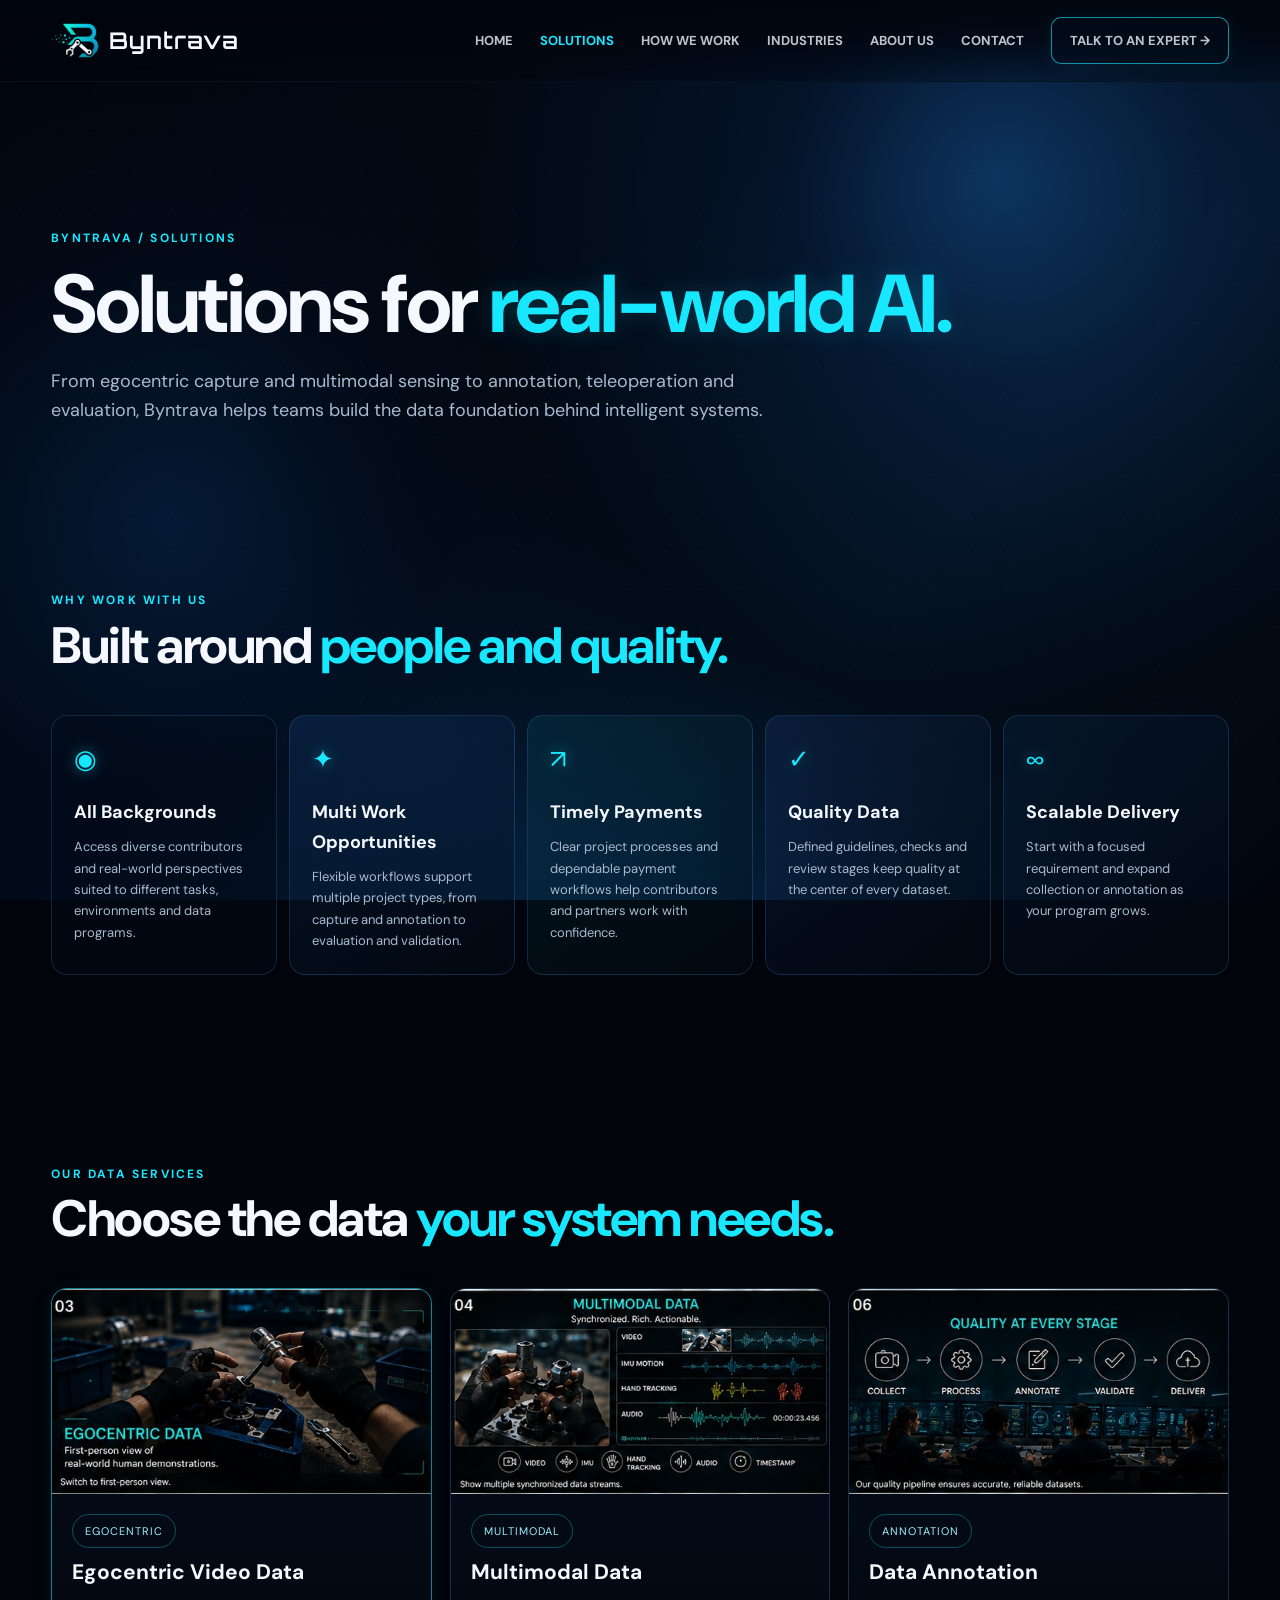
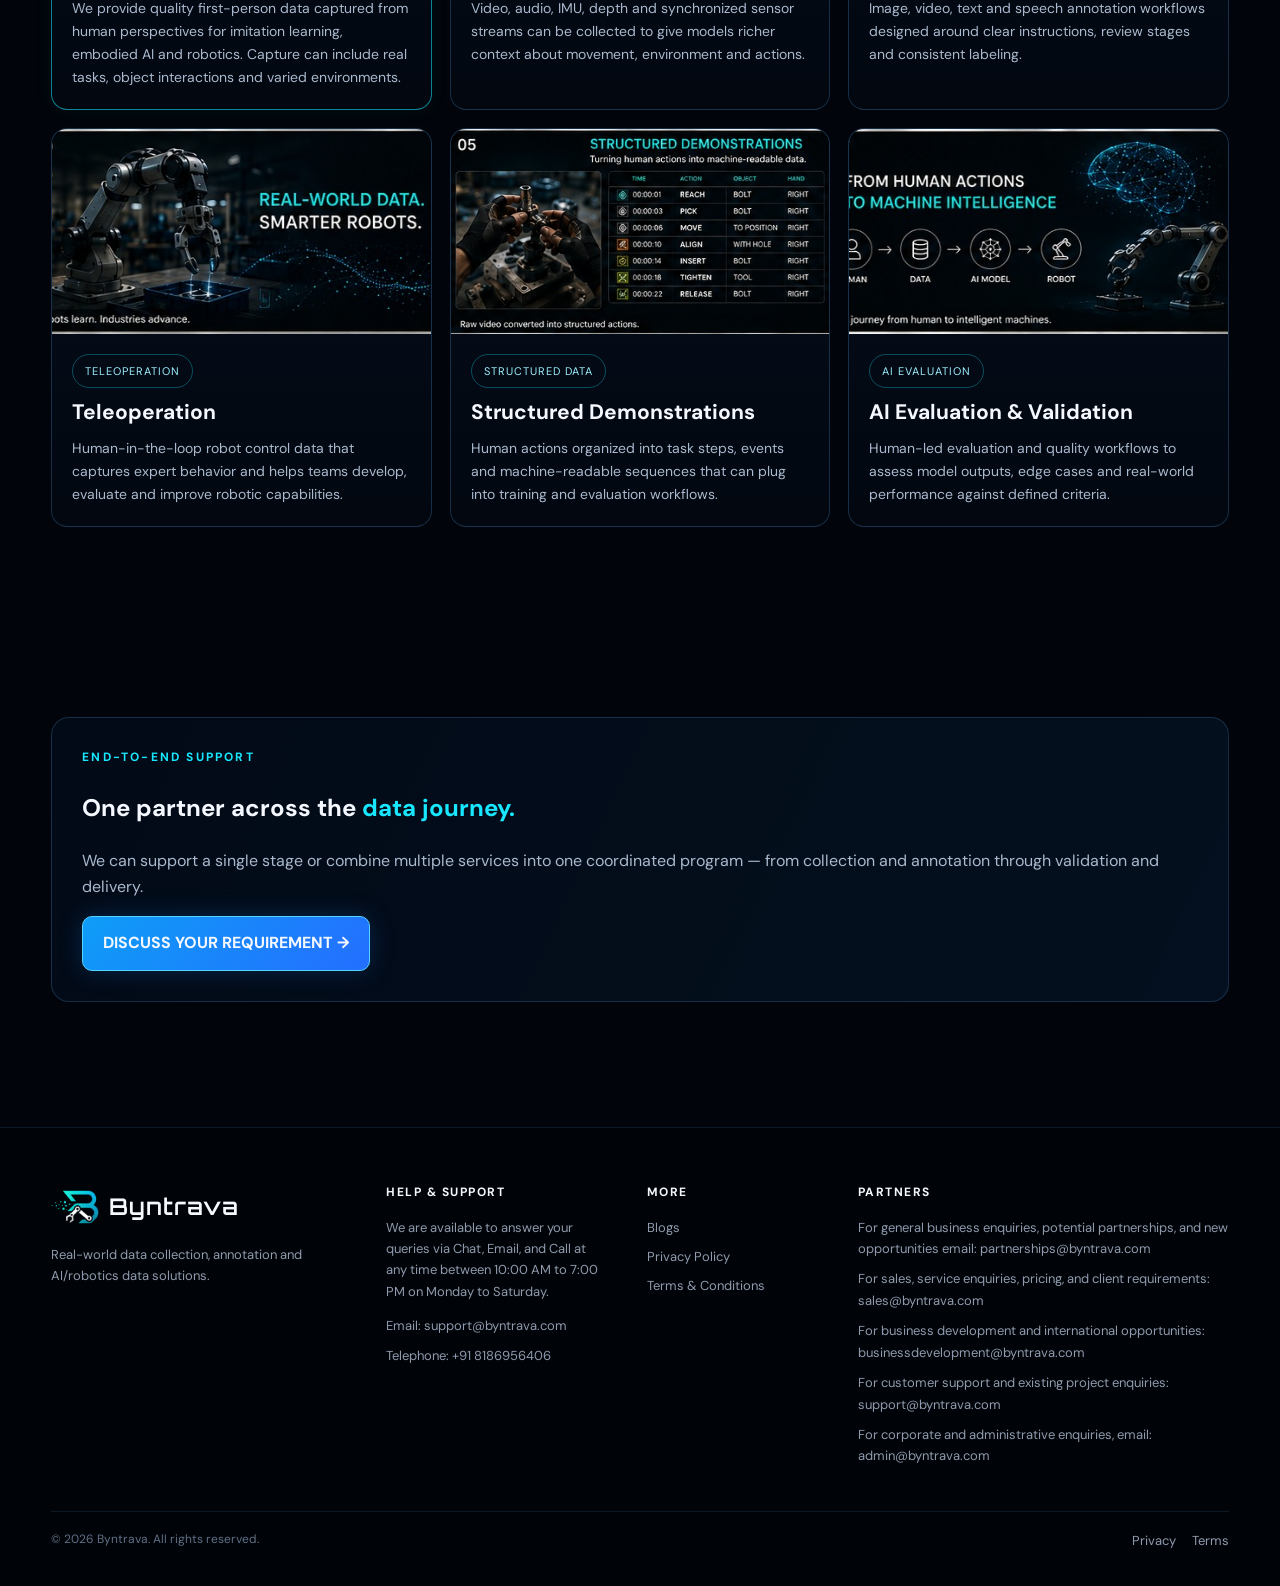
<file: solutions.html>
<!doctype html><html lang="en"><head>
    <title>AI & Robotics Data Solutions | Byntrava</title>

<meta name="description" content="Explore Byntrava's data solutions for AI and robotics, including real-time video, audio, multimodal, egocentric, and physical-world data collection.">

<link rel="icon" type="image/png" href="assets/byntrava logo.png"><meta charset="utf-8"><meta name="viewport" content="width=device-width,initial-scale=1"><meta name="description" content=""><title>Solutions | Byntrava</title><link rel="stylesheet" href="styles.css"></head><body><header class="nav"><div class="container nav-inner"><a class="brand" href="index.html"><img src="assets/byntrava-b-mark-transparent.png" alt="Byntrava logo"><span class="brand-name">Byntrava</span></a><button class="menu" aria-label="Open navigation">MENU</button><nav class="nav-links"><a href="index.html">HOME</a><a class="active" href="solutions.html">SOLUTIONS</a><a href="how-we-work.html">HOW WE WORK</a><a href="industries.html">INDUSTRIES</a><a href="about.html">ABOUT US</a><a href="contact.html">CONTACT</a><a class="nav-cta" href="contact.html">TALK TO AN EXPERT →</a></nav></div></header><main><section class="container page-hero"><div class="reveal"><div class="eyebrow">BYNTRAVA / SOLUTIONS</div><h1>Solutions for <span>real-world AI.</span></h1><p>From egocentric capture and multimodal sensing to annotation, teleoperation and evaluation, Byntrava helps teams build the data foundation behind intelligent systems.</p></div></section><section class="container section reveal"><div class="section-head"><div><div class="eyebrow">WHY WORK WITH US</div><h2>Built around <span>people and quality.</span></h2></div></div><div class="why-grid"><article class="why"><div class="icon">◉</div><h3>All Backgrounds</h3><p>Access diverse contributors and real-world perspectives suited to different tasks, environments and data programs.</p></article><article class="why"><div class="icon">✦</div><h3>Multi Work Opportunities</h3><p>Flexible workflows support multiple project types, from capture and annotation to evaluation and validation.</p></article><article class="why"><div class="icon">↗</div><h3>Timely Payments</h3><p>Clear project processes and dependable payment workflows help contributors and partners work with confidence.</p></article><article class="why"><div class="icon">✓</div><h3>Quality Data</h3><p>Defined guidelines, checks and review stages keep quality at the center of every dataset.</p></article><article class="why"><div class="icon">∞</div><h3>Scalable Delivery</h3><p>Start with a focused requirement and expand collection or annotation as your program grows.</p></article></div></section><section class="container section reveal"><div class="section-head"><div><div class="eyebrow">OUR DATA SERVICES</div><h2>Choose the data <span>your system needs.</span></h2></div></div><div class="cards"><article class="card featured"><img src="assets/egocentric.png" alt="Egocentric video data"><div class="card-body"><span class="tag">EGOCENTRIC</span><h3>Egocentric Video Data</h3><p>We provide quality first-person data captured from human perspectives for imitation learning, embodied AI and robotics. Capture can include real tasks, object interactions and varied environments.</p></div></article><article class="card"><img src="assets/multimodal.png" alt="Multimodal data"><div class="card-body"><span class="tag">MULTIMODAL</span><h3>Multimodal Data</h3><p>Video, audio, IMU, depth and synchronized sensor streams can be collected to give models richer context about movement, environment and actions.</p></div></article><article class="card"><img src="assets/quality.png" alt="Data annotation and quality"><div class="card-body"><span class="tag">ANNOTATION</span><h3>Data Annotation</h3><p>Image, video, text and speech annotation workflows designed around clear instructions, review stages and consistent labeling.</p></div></article><article class="card"><img src="assets/teleoperation.png" alt="Teleoperation data"><div class="card-body"><span class="tag">TELEOPERATION</span><h3>Teleoperation</h3><p>Human-in-the-loop robot control data that captures expert behavior and helps teams develop, evaluate and improve robotic capabilities.</p></div></article><article class="card"><img src="assets/structured.png" alt="Structured demonstrations"><div class="card-body"><span class="tag">STRUCTURED DATA</span><h3>Structured Demonstrations</h3><p>Human actions organized into task steps, events and machine-readable sequences that can plug into training and evaluation workflows.</p></div></article><article class="card"><img src="assets/journey.png" alt="AI evaluation data"><div class="card-body"><span class="tag">AI EVALUATION</span><h3>AI Evaluation & Validation</h3><p>Human-led evaluation and quality workflows to assess model outputs, edge cases and real-world performance against defined criteria.</p></div></article></div></section><section class="container section reveal"><div class="panel important"><div class="eyebrow">END-TO-END SUPPORT</div><h2>One partner across the <span class="cyan">data journey.</span></h2><p>We can support a single stage or combine multiple services into one coordinated program — from collection and annotation through validation and delivery.</p><a class="btn primary" href="contact.html">DISCUSS YOUR REQUIREMENT →</a></div></section></main><footer class="footer"><div class="container footer-top"><div class="footer-brand"><a class="brand" href="index.html"><img src="assets/byntrava-b-mark-transparent.png" alt="Byntrava logo"><span class="brand-name">Byntrava</span></a><p>Real-world data collection, annotation and AI/robotics data solutions.</p></div><div><h4>HELP & SUPPORT</h4><p>We are available to answer your queries via Chat, Email, and Call at any time between 10:00 AM to 7:00 PM on Monday to Saturday.</p><ul><li>Email: <a href="mailto:support@byntrava.com">support@byntrava.com</a></li><li>Telephone: <a href="tel:+918186956406">+91 8186956406</a></li></ul></div><div><h4>MORE</h4><ul><li><a href="#">Blogs</a></li><li><a href="#">Privacy Policy</a></li><li><a href="#">Terms & Conditions</a></li></ul></div><div><h4>PARTNERS</h4><p class="partner-note">For general business enquiries, potential partnerships, and new opportunities email: <a href="mailto:partnerships@byntrava.com">partnerships@byntrava.com</a></p><p class="partner-note">For sales, service enquiries, pricing, and client requirements: <a href="mailto:sales@byntrava.com">sales@byntrava.com</a></p><p class="partner-note">For business development and international opportunities: <a href="mailto:businessdevelopment@byntrava.com">businessdevelopment@byntrava.com</a></p><p class="partner-note">For customer support and existing project enquiries: <a href="mailto:support@byntrava.com">support@byntrava.com</a></p><p class="partner-note">For corporate and administrative enquiries, email: <a href="mailto:admin@byntrava.com">admin@byntrava.com</a></p></div></div><div class="container copyright"><span>© <span class="year"></span> Byntrava. All rights reserved.</span><span class="legal"><a href="#">Privacy</a><a href="#">Terms</a></span></div></footer><script src="script.js"></script></body></html>
</file>
<file: styles.css>
@import url('https://fonts.googleapis.com/css2?family=DM+Sans:wght@400;500;600;700&family=Orbitron:wght@500;600;700&display=swap');
:root{--bg:#01040a;--navy:#061a33;--navy2:#0a2545;--cyan:#18e8ff;--blue:#2e8cff;--white:#f5f8ff;--muted:#aab9ce;--line:rgba(102,180,255,.20);--soft:rgba(4,14,29,.66);--glow:0 0 24px rgba(24,232,255,.16),0 0 70px rgba(46,140,255,.10)}
*{box-sizing:border-box}html{scroll-behavior:smooth}body{margin:0;color:var(--white);font-family:'DM Sans',Arial,sans-serif;line-height:1.65;background:#01040a;overflow-x:hidden}
body:before{content:"";position:fixed;inset:0;z-index:-5;pointer-events:none;background:radial-gradient(circle at 78% 20%,rgba(19,78,139,.58) 0,rgba(8,35,65,.42) 17%,rgba(2,9,18,.82) 43%,transparent 66%),radial-gradient(circle at 13% 58%,rgba(8,54,100,.40) 0,rgba(3,18,35,.35) 22%,transparent 54%),radial-gradient(circle at 54% 105%,rgba(0,104,170,.18) 0,transparent 40%),linear-gradient(135deg,#010208 0%,#020817 42%,#061a32 68%,#01030a 100%)}
body:after{content:"";position:fixed;inset:0;z-index:-4;pointer-events:none;opacity:.15;background-image:radial-gradient(rgba(56,197,255,.34) 1px,transparent 1px);background-size:38px 38px;mask-image:linear-gradient(to bottom,transparent 0%,black 20%,black 75%,transparent 100%)}
a{color:inherit;text-decoration:none}img{max-width:100%}.container{width:min(1180px,92vw);margin:auto}
.nav{position:fixed;top:0;left:0;right:0;height:82px;z-index:100;background:linear-gradient(180deg,rgba(1,5,13,.96),rgba(1,5,13,.78),rgba(1,5,13,.28));backdrop-filter:blur(12px);border-bottom:1px solid rgba(77,153,221,.08)}.nav-inner{height:100%;display:flex;align-items:center;justify-content:space-between;gap:28px}.brand{display:flex;align-items:center;gap:10px;min-width:max-content}.brand img{width:48px;height:48px;object-fit:contain}.brand-name{font-family:'Orbitron','DM Sans',sans-serif;font-size:23px;font-weight:600;letter-spacing:1px;color:#f6f9ff}.nav-links{display:flex;align-items:center;gap:27px;font-size:13px;font-weight:700}.nav-links a{opacity:.78;transition:.25s}.nav-links a:hover,.nav-links a.active{opacity:1;color:var(--cyan)}.nav-cta{padding:12px 18px;border:1px solid rgba(24,232,255,.78);border-radius:10px;background:rgba(3,15,29,.5);box-shadow:0 0 18px rgba(24,232,255,.08)}.nav-cta:hover{background:rgba(24,232,255,.09);box-shadow:0 0 25px rgba(24,232,255,.22);transform:translateY(-2px)}.menu{display:none;background:rgba(2,8,18,.85);border:1px solid var(--line);color:#fff;border-radius:8px;padding:8px 10px}
main{padding-top:82px}.hero{min-height:calc(100vh - 82px);display:grid;grid-template-columns:1.02fr .98fr;align-items:center;gap:30px;padding:55px 0 70px;position:relative}.eyebrow{color:var(--cyan);font-size:12px;letter-spacing:2.2px;text-transform:uppercase;font-weight:700}.hero h1{font-size:clamp(48px,6.2vw,80px);line-height:1.02;margin:15px 0 23px;letter-spacing:-2.8px;max-width:680px}.hero h1 em{font-style:normal;color:var(--cyan);text-shadow:0 0 24px rgba(24,232,255,.20)}.hero p{max-width:640px;color:#c3cfdf;font-size:17px;margin:0}.actions{display:flex;gap:14px;flex-wrap:wrap;margin:30px 0}.btn{display:inline-flex;align-items:center;justify-content:center;gap:8px;border:1px solid rgba(24,232,255,.75);border-radius:10px;padding:13px 20px;background:rgba(4,16,31,.68);font-weight:700;transition:.28s}.btn:hover{transform:translateY(-2px);background:rgba(24,232,255,.09);box-shadow:0 0 24px rgba(24,232,255,.18)}.btn.primary{background:linear-gradient(135deg,#0e9df7,#246eff);border-color:#55d4ff;box-shadow:0 0 24px rgba(31,130,255,.22)}.data-strip{display:flex;gap:20px;flex-wrap:wrap;color:#dbe8f8;font-size:13px}.data-strip span{display:flex;align-items:center;gap:8px}.dot{width:6px;height:6px;border-radius:50%;background:var(--cyan);box-shadow:0 0 10px rgba(24,232,255,.85)}
.hero-visual{min-height:590px;display:grid;place-items:center;position:relative}.orb{width:min(520px,43vw);aspect-ratio:1;border-radius:50%;position:relative;display:grid;place-items:center;border:2px solid rgba(238,248,255,.88);box-shadow:0 0 20px rgba(110,193,255,.40),inset 0 0 40px rgba(24,232,255,.08);animation:float 6s ease-in-out infinite}.orb:before,.orb:after{content:"";position:absolute;border-radius:50%;inset:-22px;border:1px solid rgba(75,174,255,.34);transform:rotate(20deg)}.orb:after{inset:-52px;border-color:rgba(24,232,255,.13);transform:rotate(-28deg)}.orb-logo{width:58%;height:58%;object-fit:contain;display:block;z-index:2}.orb-point{position:absolute;width:9px;height:9px;border-radius:50%;background:#fff;box-shadow:0 0 15px #fff,0 0 35px rgba(24,232,255,.8);z-index:3}.orb-point.p1{top:11%;right:11%}.orb-point.p2{bottom:11%;left:11%}.orb-floor{position:absolute;bottom:1%;left:20%;width:60%;height:40px;background:radial-gradient(ellipse,rgba(22,177,255,.42),transparent 68%);filter:blur(8px)}@keyframes float{50%{transform:translateY(-8px)}}
.section{padding:95px 0}.section-head{display:flex;justify-content:space-between;gap:30px;align-items:end;margin-bottom:34px}.section-head h2{font-size:clamp(32px,4vw,52px);line-height:1.05;margin:8px 0;letter-spacing:-1.5px}.section-head h2 span,.cyan{color:var(--cyan)}.section-head p{max-width:560px;color:var(--muted)}
.intro-grid{display:grid;grid-template-columns:.9fr 1.1fr;gap:20px}.panel,.intro-card{padding:30px;border:1px solid var(--line);border-radius:18px;background:linear-gradient(115deg,rgba(2,11,24,.90),rgba(7,25,47,.58));transition:.3s}.panel:hover,.intro-card:hover{border-color:rgba(24,232,255,.55);box-shadow:var(--glow);transform:translateY(-3px)}.intro-card h3,.panel h3{font-size:28px;line-height:1.12;margin:9px 0 12px}.intro-card p,.panel p{color:var(--muted)}.mini-grid{display:grid;grid-template-columns:repeat(3,1fr);gap:12px;margin-top:22px}.mini{padding:18px;border:1px solid rgba(76,157,232,.18);border-radius:14px;background:rgba(3,12,24,.42)}.mini strong{display:block;color:var(--cyan);font-size:25px}.mini span{font-size:12px;color:#bac4d2}
.workflow{display:grid;grid-template-columns:repeat(5,1fr);gap:12px}.step{padding:24px 16px;border:1px solid rgba(76,157,232,.13);border-radius:14px;background:rgba(3,12,24,.42);text-align:center;transition:.3s}.step:hover{border-color:rgba(76,157,232,.45);transform:translateY(-4px);background:rgba(5,18,34,.55);box-shadow:0 0 25px rgba(24,232,255,.08)}.step-icon{width:60px;height:60px;margin:0 auto 14px;border:1px solid var(--cyan);border-radius:50%;display:grid;place-items:center;color:var(--cyan);font-size:24px;box-shadow:0 0 18px rgba(24,232,255,.08)}.step h4{margin:0 0 7px}.step p{font-size:13px;color:var(--muted);margin:0}
.cards{display:grid;grid-template-columns:repeat(3,1fr);gap:18px}.card{background:linear-gradient(180deg,rgba(7,18,33,.82),rgba(2,8,17,.86));border:1px solid rgba(86,159,226,.25);border-radius:16px;overflow:hidden;transition:.3s;position:relative}.card:hover{transform:translateY(-5px);border-color:rgba(24,232,255,.55);box-shadow:0 0 25px rgba(24,232,255,.08)}.card.featured,.card.important{border-color:rgba(24,232,255,.55);box-shadow:0 0 20px rgba(24,232,255,.06)}.card.featured:hover,.card.important:hover{border-color:rgba(24,232,255,.95);box-shadow:0 0 0 1px rgba(24,232,255,.15),0 0 30px rgba(24,232,255,.24),0 0 70px rgba(46,140,255,.10)}.card img{width:100%;height:205px;object-fit:cover;display:block}.card-body{padding:20px}.card-number{font-family:monospace;color:var(--cyan);font-size:11px}.card h3{margin:7px 0;font-size:21px}.card p{margin:0;color:var(--muted);font-size:14px}.tag{display:inline-block;border:1px solid rgba(24,232,255,.3);color:#9defff;border-radius:99px;padding:7px 12px;font-size:11px;letter-spacing:1px;text-transform:uppercase}
.why-grid{display:grid;grid-template-columns:repeat(5,1fr);gap:12px}.why{padding:22px;border:1px solid rgba(76,157,232,.20);border-radius:16px;background:rgba(3,12,24,.46);min-height:190px;transition:.3s}.why:hover{transform:translateY(-5px);border-color:rgba(24,232,255,.62);box-shadow:var(--glow)}.why:nth-child(2){background:linear-gradient(145deg,rgba(46,140,255,.12),rgba(3,12,24,.46))}.why:nth-child(3){background:linear-gradient(145deg,rgba(24,232,255,.08),rgba(3,12,24,.46))}.why:nth-child(4){background:linear-gradient(145deg,rgba(70,126,255,.11),rgba(3,12,24,.46))}.why:nth-child(5){background:linear-gradient(145deg,rgba(30,94,170,.12),rgba(3,12,24,.46))}.why .icon{font-size:26px;color:var(--cyan);margin-bottom:18px;text-shadow:0 0 15px rgba(24,232,255,.45)}.why h3{font-size:18px;margin:0 0 8px}.why p{font-size:13px;color:var(--muted);margin:0}
.band{padding:75px 0;border-top:1px solid rgba(77,153,221,.10);border-bottom:1px solid rgba(77,153,221,.10);background:rgba(1,7,16,.18)}.split{display:grid;grid-template-columns:1fr 1fr;gap:70px;align-items:center}.split h2{font-size:clamp(35px,4.5vw,58px);line-height:1.05;margin:8px 0}.split p{color:var(--muted);font-size:17px}.textlink{color:var(--cyan);font-weight:700}
.page-hero{padding:90px 0 55px;min-height:44vh;display:flex;align-items:end}.page-hero h1{font-size:clamp(46px,6.7vw,82px);line-height:1;margin:12px 0;letter-spacing:-2.5px}.page-hero h1 span{color:var(--cyan)}.page-hero p{max-width:720px;color:var(--muted);font-size:18px}.grid-2{display:grid;grid-template-columns:1fr 1fr;gap:20px}.list{display:grid;gap:12px;padding:0;margin:18px 0 0;list-style:none}.list li{padding:14px 16px;border-left:2px solid rgba(24,232,255,.5);background:rgba(7,21,39,.5);color:#d6e1ef}.stat-grid{display:grid;grid-template-columns:repeat(3,1fr);gap:16px}.stat{padding:25px;border:1px solid var(--line);border-radius:14px;background:rgba(5,14,28,.5)}.stat strong{font-size:30px;color:var(--cyan);display:block}
.contact-grid{display:grid;grid-template-columns:1fr 1fr;gap:25px}.form{display:grid;gap:14px}.form input,.form textarea{width:100%;padding:15px;background:rgba(1,6,15,.72);border:1px solid var(--line);border-radius:10px;color:#fff;font:inherit}.form input:focus,.form textarea:focus{outline:none;border-color:rgba(24,232,255,.75);box-shadow:0 0 18px rgba(24,232,255,.08)}.form textarea{min-height:150px;resize:vertical}
.cta{padding:75px 0}.cta-inner{border:1px solid rgba(24,232,255,.38);border-radius:18px;padding:44px 48px;background:linear-gradient(110deg,rgba(2,10,21,.86),rgba(7,25,47,.52));display:flex;justify-content:space-between;align-items:center;gap:30px;box-shadow:0 0 24px rgba(24,232,255,.05)}.cta h2{font-size:clamp(32px,4vw,52px);line-height:1.04;margin:8px 0}.darkbtn{background:#f7fbff;color:#03101d;border-color:#f7fbff}
.footer{padding:55px 0 35px;border-top:1px solid rgba(77,153,221,.14);margin-top:30px;background:rgba(0,3,8,.22)}.footer-top{display:grid;grid-template-columns:1.2fr .9fr .7fr 1.5fr;gap:38px}.footer h4{margin:0 0 14px;font-size:12px;letter-spacing:1.5px;text-transform:uppercase;color:#f4f7fb}.footer p,.footer li,.footer a{font-size:13px;color:#8f9bad}.footer a:hover{color:#fff}.footer ul{list-style:none;padding:0;margin:0;display:grid;gap:8px}.footer-brand p{max-width:270px}.partner-note{margin:0 0 9px}.copyright{border-top:1px solid rgba(77,153,221,.14);margin-top:35px;padding-top:18px;color:#5f7086;font-size:12px;display:flex;justify-content:space-between;gap:20px}.legal{display:flex;gap:16px}
.reveal{opacity:0;transform:translateY(22px);transition:opacity .7s ease,transform .7s ease}.reveal.show{opacity:1;transform:none}.delay-1{transition-delay:.12s}.delay-2{transition-delay:.24s}
@media(max-width:1050px){.nav-links{gap:16px}.cards{grid-template-columns:1fr 1fr}.why-grid{grid-template-columns:repeat(3,1fr)}.footer-top{grid-template-columns:1fr 1fr}.hero-visual{min-height:520px}.intro-grid{grid-template-columns:1fr}}
@media(max-width:900px){.nav-links{display:none;position:absolute;top:74px;left:4vw;right:4vw;background:rgba(2,8,18,.98);border:1px solid var(--line);border-radius:14px;padding:18px;flex-direction:column;align-items:stretch}.nav-links.open{display:flex}.menu{display:block}.hero{grid-template-columns:1fr;padding-top:35px}.orb{width:min(440px,78vw)}.workflow{grid-template-columns:1fr 1fr}.grid-2,.contact-grid,.split{grid-template-columns:1fr}.stat-grid{grid-template-columns:1fr 1fr}.cta-inner{align-items:flex-start;flex-direction:column}}
@media(max-width:560px){.brand img{width:42px;height:42px}.brand-name{font-size:19px}.hero h1{font-size:48px}.actions{flex-direction:column}.btn{width:100%;text-align:center}.workflow,.cards,.stat-grid,.why-grid{grid-template-columns:1fr}.feature{grid-template-columns:1fr}.page-hero{min-height:38vh}.footer-top{grid-template-columns:1fr}.copyright{flex-direction:column}.legal{flex-wrap:wrap}}
@import url('https://fonts.googleapis.com/css2?family=DM+Sans:wght@400;500;600;700&family=Orbitron:wght@500;600;700&display=swap');


/* =========================================================
   ROOT
========================================================= */

:root {

    --bg: #01040a;

    --navy: #061a33;
    --navy2: #0a2545;

    --cyan: #18e8ff;
    --blue: #2e8cff;

    --white: #f5f8ff;

    --muted: #aab9ce;

    --line: rgba(102, 180, 255, 0.20);

    --glow:
        0 0 24px rgba(24, 232, 255, 0.16),
        0 0 70px rgba(46, 140, 255, 0.10);
}


/* =========================================================
   RESET
========================================================= */

* {
    box-sizing: border-box;
}


html {
    scroll-behavior: smooth;
}


body {

    margin: 0;

    color: var(--white);

    font-family:
        'DM Sans',
        Arial,
        sans-serif;

    line-height: 1.65;

    background: #01040a;

    overflow-x: hidden;
}


body::before {

    content: "";

    position: fixed;

    inset: 0;

    z-index: -5;

    pointer-events: none;

    background:

        radial-gradient(
            circle at 78% 20%,
            rgba(19, 78, 139, 0.58) 0,
            rgba(8, 35, 65, 0.42) 17%,
            rgba(2, 9, 18, 0.82) 43%,
            transparent 66%
        ),

        radial-gradient(
            circle at 13% 58%,
            rgba(8, 54, 100, 0.40) 0,
            rgba(3, 18, 35, 0.35) 22%,
            transparent 54%
        ),

        radial-gradient(
            circle at 54% 105%,
            rgba(0, 104, 170, 0.18) 0,
            transparent 40%
        ),

        linear-gradient(
            135deg,
            #010208 0%,
            #020817 42%,
            #061a32 68%,
            #01030a 100%
        );
}


body::after {

    content: "";

    position: fixed;

    inset: 0;

    z-index: -4;

    pointer-events: none;

    opacity: 0.15;

    background-image:
        radial-gradient(
            rgba(56, 197, 255, 0.34) 1px,
            transparent 1px
        );

    background-size: 38px 38px;

    mask-image:
        linear-gradient(
            to bottom,
            transparent 0%,
            black 20%,
            black 75%,
            transparent 100%
        );
}


a {

    color: inherit;

    text-decoration: none;
}


img {

    max-width: 100%;

    display: block;
}


.container {

    width: min(1180px, 92vw);

    margin-left: auto;
    margin-right: auto;
}


/* =========================================================
   NAVIGATION
========================================================= */

.nav {

    position: fixed;

    top: 0;
    left: 0;
    right: 0;

    height: 82px;

    z-index: 1000;

    background:
        linear-gradient(
            180deg,
            rgba(1, 5, 13, 0.96),
            rgba(1, 5, 13, 0.78),
            rgba(1, 5, 13, 0.28)
        );

    backdrop-filter: blur(12px);

    border-bottom:
        1px solid
        rgba(77, 153, 221, 0.08);
}


.nav-inner {

    height: 100%;

    display: flex;

    align-items: center;

    justify-content: space-between;

    gap: 28px;
}


.brand {

    display: flex;

    align-items: center;

    gap: 10px;

    min-width: max-content;
}


.brand img {

    width: 48px;

    height: 48px;

    object-fit: contain;
}


.brand-name {

    font-family:
        'Orbitron',
        'DM Sans',
        sans-serif;

    font-size: 23px;

    font-weight: 600;

    letter-spacing: 1px;

    color: #f6f9ff;
}


.nav-links {

    display: flex;

    align-items: center;

    gap: 27px;

    font-size: 13px;

    font-weight: 700;
}


.nav-links a {

    opacity: 0.78;

    transition:
        opacity 0.25s ease,
        color 0.25s ease,
        transform 0.25s ease;
}


.nav-links a:hover,
.nav-links a.active {

    opacity: 1;

    color: var(--cyan);
}


.nav-cta {

    padding: 12px 18px;

    border:
        1px solid
        rgba(24, 232, 255, 0.78);

    border-radius: 10px;

    background:
        rgba(3, 15, 29, 0.5);

    box-shadow:
        0 0 18px
        rgba(24, 232, 255, 0.08);
}


.nav-cta:hover {

    background:
        rgba(24, 232, 255, 0.09);

    box-shadow:
        0 0 25px
        rgba(24, 232, 255, 0.22);

    transform: translateY(-2px);
}


.menu {

    display: none;

    background:
        rgba(2, 8, 18, 0.85);

    border:
        1px solid
        var(--line);

    color: #fff;

    border-radius: 8px;

    padding: 8px 10px;

    cursor: pointer;
}


/* =========================================================
   MAIN
========================================================= */

main {

    padding-top: 82px;
}


/* =========================================================
   PAGE HERO
========================================================= */

.page-hero {

    padding:
        100px
        0
        70px;

    min-height: 46vh;

    display: flex;

    align-items: flex-end;
}


.eyebrow {

    color: var(--cyan);

    font-size: 12px;

    letter-spacing: 2.2px;

    text-transform: uppercase;

    font-weight: 700;
}


.page-hero h1 {

    font-size:
        clamp(
            46px,
            6.7vw,
            82px
        );

    line-height: 1;

    margin:
        14px
        0
        22px;

    letter-spacing: -2.5px;

    max-width: 900px;
}


.page-hero h1 span {

    color: var(--cyan);

    text-shadow:
        0 0 24px
        rgba(24, 232, 255, 0.20);
}


.page-hero p {

    max-width: 720px;

    color: var(--muted);

    font-size: 18px;

    margin: 0;
}


/* =========================================================
   VISION SECTION
========================================================= */

.vision-section {

    width: min(1400px, 92vw);

    margin:
        0
        auto;

    min-height: 650px;

    display: grid;

    grid-template-columns:
        1.05fr
        0.95fr;

    align-items: center;

    gap: 60px;

    padding:
        90px
        55px;

    position: relative;

    overflow: hidden;

    border:
        1px solid
        rgba(0, 190, 255, 0.15);

    border-radius: 24px;

    background:

        radial-gradient(
            circle at 80% 45%,
            rgba(0, 174, 255, 0.12),
            transparent 35%
        ),

        radial-gradient(
            circle at 20% 70%,
            rgba(0, 220, 255, 0.05),
            transparent 30%
        ),

        #020b18;
}


/* =========================================================
   VISION CONTENT
========================================================= */

.vision-content {

    position: relative;

    z-index: 5;

    width: 100%;
}


.section-label {

    color: #00eaff;

    font-size: 14px;

    font-weight: 700;

    letter-spacing: 3px;

    margin-bottom: 28px;

    text-transform: uppercase;
}


.vision-content h2 {

    margin: 0;

    max-width: 700px;

    color: #f4f8ff;

    font-size:
        clamp(
            42px,
            4.2vw,
            62px
        );

    line-height: 1.08;

    font-weight: 700;

    letter-spacing: -1.8px;
}


.vision-content h2 span {

    color: #00eaff;

    text-shadow:
        0 0 15px
        rgba(0, 229, 255, 0.35);
}


.vision-description {

    max-width: 680px;

    margin:
        28px
        0
        0;

    color: #a9bad0;

    font-size: 17px;

    line-height: 1.8;
}


/* =========================================================
   VISION PILLARS
========================================================= */

.vision-pillars {

    display: grid;

    grid-template-columns:
        repeat(2, 1fr);

    gap: 16px;

    margin-top: 45px;
}


.vision-pillar {

    min-height: 165px;

    padding: 22px;

    border:
        1px solid
        rgba(0, 200, 255, 0.16);

    border-radius: 15px;

    background:
        linear-gradient(
            145deg,
            rgba(8, 31, 53, 0.92),
            rgba(3, 17, 32, 0.92)
        );

    transition:
        transform 0.3s ease,
        border-color 0.3s ease,
        box-shadow 0.3s ease;
}


.vision-pillar:hover {

    transform: translateY(-5px);

    border-color:
        rgba(0, 225, 255, 0.55);

    box-shadow:
        0 0 25px
        rgba(0, 200, 255, 0.12),

        inset 0 0 20px
        rgba(0, 200, 255, 0.03);
}


.vision-icon {

    width: 44px;

    height: 44px;

    display: flex;

    align-items: center;

    justify-content: center;

    margin-bottom: 14px;

    border:
        1px solid
        rgba(0, 225, 255, 0.4);

    border-radius: 50%;

    color: #00eaff;

    font-size: 21px;

    background:
        radial-gradient(
            circle,
            rgba(0, 234, 255, 0.15),
            rgba(0, 234, 255, 0.02)
        );

    box-shadow:
        0 0 12px
        rgba(0, 234, 255, 0.18);
}


.vision-pillar h3 {

    margin:
        0
        0
        8px;

    color: #f2f7ff;

    font-size: 17px;

    line-height: 1.25;
}


.vision-pillar p {

    margin: 0;

    color: #8fa6bd;

    font-size: 13px;

    line-height: 1.6;
}


/* =========================================================
   VISION VISUAL
========================================================= */

.vision-visual {

    position: relative;

    min-height: 560px;

    display: flex;

    align-items: center;

    justify-content: center;

    overflow: visible;
}


.vision-orbit {

    position: absolute;

    left: 50%;

    top: 50%;

    transform:
        translate(
            -50%,
            -50%
        );

    border-radius: 50%;

    pointer-events: none;
}


/* =========================================================
   ORBITS
========================================================= */

.orbit-outer {

    width: 570px;

    height: 570px;

    border:
        1px solid
        rgba(0, 180, 255, 0.14);

    box-shadow:
        0 0 30px
        rgba(0, 180, 255, 0.04);

    animation:
        orbitRotate 25s linear infinite;
}


.orbit-middle {

    width: 460px;

    height: 460px;

    border:
        1px solid
        rgba(0, 190, 255, 0.25);

    box-shadow:
        0 0 35px
        rgba(0, 190, 255, 0.06);

    animation:
        orbitRotateReverse 18s linear infinite;
}


.orbit-inner {

    width: 350px;

    height: 350px;

    border:
        1px solid
        rgba(0, 220, 255, 0.55);

    box-shadow:
        0 0 45px
        rgba(0, 200, 255, 0.10),

        inset 0 0 35px
        rgba(0, 180, 255, 0.05);

    animation:
        orbitRotate 12s linear infinite;
}


@keyframes orbitRotate {

    from {
        transform:
            translate(-50%, -50%)
            rotate(0deg);
    }

    to {
        transform:
            translate(-50%, -50%)
            rotate(360deg);
    }
}


@keyframes orbitRotateReverse {

    from {
        transform:
            translate(-50%, -50%)
            rotate(360deg);
    }

    to {
        transform:
            translate(-50%, -50%)
            rotate(0deg);
    }
}


/* =========================================================
   LOGO
========================================================= */

.vision-logo {

    position: relative;

    z-index: 10;

    width: 240px;

    height: 240px;

    display: flex;

    align-items: center;

    justify-content: center;

    border-radius: 50%;

    background:
        radial-gradient(
            circle,
            rgba(0, 210, 255, 0.14) 0%,
            rgba(0, 100, 180, 0.08) 45%,
            rgba(0, 20, 40, 0.55) 75%,
            #020b18 100%
        );

    border:
        1px solid
        rgba(0, 220, 255, 0.7);

    box-shadow:
        0 0 30px
        rgba(0, 220, 255, 0.25),

        0 0 80px
        rgba(0, 180, 255, 0.12),

        inset 0 0 40px
        rgba(0, 200, 255, 0.08);

    animation:
        visionFloat 6s ease-in-out infinite;
}


.vision-logo::before {

    content: "";

    position: absolute;

    inset: 12px;

    border-radius: 50%;

    border:
        1px solid
        rgba(0, 225, 255, 0.12);
}


.vision-logo img {

    position: relative;

    z-index: 2;

    width: 150px;

    height: 150px;

    object-fit: contain;

    filter:
        drop-shadow(
            0 0 12px
            rgba(0, 230, 255, 0.65)
        )

        drop-shadow(
            0 0 30px
            rgba(0, 180, 255, 0.35)
        );

    animation:
        visionLogoGlow 4s ease-in-out infinite;
}


@keyframes visionLogoGlow {

    0%,
    100% {

        filter:
            drop-shadow(
                0 0 10px
                rgba(0, 230, 255, 0.55)
            )

            drop-shadow(
                0 0 25px
                rgba(0, 180, 255, 0.25)
            );
    }

    50% {

        filter:
            drop-shadow(
                0 0 18px
                rgba(0, 230, 255, 0.85)
            )

            drop-shadow(
                0 0 45px
                rgba(0, 180, 255, 0.45)
            );
    }
}


@keyframes visionFloat {

    0%,
    100% {

        transform:
            translateY(0);
    }

    50% {

        transform:
            translateY(-8px);
    }
}


/* =========================================================
   LIGHT POINTS
========================================================= */

.vision-visual::before,
.vision-visual::after {

    content: "";

    position: absolute;

    width: 7px;

    height: 7px;

    border-radius: 50%;

    background: #ffffff;

    box-shadow:
        0 0 12px #00e5ff,
        0 0 25px
        rgba(0, 220, 255, 0.7);

    z-index: 12;
}


.vision-visual::before {

    top: 18%;

    right: 14%;
}


.vision-visual::after {

    bottom: 18%;

    left: 12%;
}


/* =========================================================
   METRICS
========================================================= */

.vision-metrics {

    margin-top: 35px;

    display: grid;

    grid-template-columns:
        repeat(4, 1fr);

    gap: 18px;
}


.vision-metric {

    min-height: 125px;

    display: flex;

    align-items: center;

    gap: 18px;

    padding: 22px;

    border:
        1px solid
        rgba(0, 150, 255, 0.35);

    border-radius: 16px;

    background:
        linear-gradient(
            145deg,
            rgba(8, 25, 45, 0.95),
            rgba(2, 13, 27, 0.95)
        );

    transition:
        transform 0.3s ease,
        border-color 0.3s ease,
        box-shadow 0.3s ease;
}


.vision-metric:hover {

    transform:
        translateY(-5px);

    border-color:
        #00eaff;

    box-shadow:
        0 0 25px
        rgba(0, 220, 255, 0.18);
}


.metric-icon {

    flex-shrink: 0;

    width: 48px;

    height: 48px;

    display: flex;

    align-items: center;

    justify-content: center;

    color: #00eaff;

    font-size: 25px;

    border-radius: 12px;

    border:
        1px solid
        rgba(0, 220, 255, 0.35);

    box-shadow:
        0 0 15px
        rgba(0, 220, 255, 0.12);
}


.vision-metric strong {

    display: block;

    color: #f5f8ff;

    font-size: 28px;

    line-height: 1.1;
}


.vision-metric span {

    display: block;

    margin-top: 5px;

    color: #e0e9f5;

    font-size: 13px;

    font-weight: 600;
}


.vision-metric small {

    display: block;

    margin-top: 4px;

    color: #8fa5bb;

    font-size: 11px;
}


/* =========================================================
   CTA
========================================================= */

.about-cta {

    padding:
        90px
        0;
}


.about-cta-inner {

    border:
        1px solid
        rgba(24, 232, 255, 0.38);

    border-radius: 20px;

    padding:
        50px;

    background:
        linear-gradient(
            110deg,
            rgba(2, 10, 21, 0.90),
            rgba(7, 25, 47, 0.55)
        );

    display: flex;

    justify-content: space-between;

    align-items: center;

    gap: 35px;

    box-shadow:
        0 0 30px
        rgba(24, 232, 255, 0.06);
}


.about-cta h2 {

    font-size:
        clamp(
            32px,
            4vw,
            52px
        );

    line-height: 1.05;

    margin:
        10px
        0
        14px;

    letter-spacing: -1.5px;
}


.about-cta h2 span {

    color: var(--cyan);
}


.about-cta p {

    color: var(--muted);

    margin: 0;

    font-size: 16px;
}


/* =========================================================
   BUTTON
========================================================= */

.btn {

    display: inline-flex;

    align-items: center;

    justify-content: center;

    gap: 8px;

    border:
        1px solid
        rgba(24, 232, 255, 0.75);

    border-radius: 10px;

    padding:
        13px
        20px;

    background:
        rgba(4, 16, 31, 0.68);

    font-weight: 700;

    transition:
        transform 0.28s ease,
        background 0.28s ease,
        box-shadow 0.28s ease;
}


.btn:hover {

    transform:
        translateY(-2px);

    background:
        rgba(24, 232, 255, 0.09);

    box-shadow:
        0 0 24px
        rgba(24, 232, 255, 0.18);
}


.btn.primary {

    background:
        linear-gradient(
            135deg,
            #0e9df7,
            #246eff
        );

    border-color:
        #55d4ff;

    box-shadow:
        0 0 24px
        rgba(31, 130, 255, 0.22);
}


/* =========================================================
   FOOTER
========================================================= */

.footer {

    padding:
        55px
        0
        35px;

    border-top:
        1px solid
        rgba(77, 153, 221, 0.14);

    margin-top: 30px;

    background:
        rgba(0, 3, 8, 0.22);
}


.footer-top {

    display: grid;

    grid-template-columns:
        1.2fr
        0.9fr
        0.7fr
        1.5fr;

    gap: 38px;
}


.footer h4 {

    margin:
        0
        0
        14px;

    font-size: 12px;

    letter-spacing: 1.5px;

    text-transform: uppercase;

    color: #f4f7fb;
}


.footer p,
.footer li,
.footer a {

    font-size: 13px;

    color: #8f9bad;
}


.footer a:hover {

    color: #ffffff;
}


.footer ul {

    list-style: none;

    padding: 0;

    margin: 0;

    display: grid;

    gap: 8px;
}


.footer-brand p {

    max-width: 270px;
}


.textlink {

    color: var(--cyan) !important;

    font-weight: 700;
}


.copyright {

    border-top:
        1px solid
        rgba(77, 153, 221, 0.14);

    margin-top: 35px;

    padding-top: 18px;

    color: #5f7086;

    font-size: 12px;

    display: flex;

    justify-content: space-between;

    gap: 20px;
}


.legal {

    display: flex;

    gap: 16px;
}


/* =========================================================
   REVEAL ANIMATION
========================================================= */

.reveal {

    opacity: 0;

    transform:
        translateY(22px);

    transition:
        opacity 0.7s ease,
        transform 0.7s ease;
}


.reveal.show {

    opacity: 1;

    transform: none;
}


/* =========================================================
   TABLET
========================================================= */

@media (max-width: 1100px) {

    .vision-section {

        grid-template-columns: 1fr;

        gap: 30px;

        padding:
            80px
            45px;
    }


    .vision-content {

        max-width: 850px;

        margin:
            0
            auto;
    }


    .vision-visual {

        min-height: 500px;

        order: 2;
    }


    .vision-metrics {

        grid-template-columns:
            repeat(2, 1fr);
    }


    .footer-top {

        grid-template-columns:
            1fr
            1fr;
    }
}


/* =========================================================
   MOBILE NAVIGATION
========================================================= */

@media (max-width: 900px) {

    .nav-links {

        display: none;

        position: absolute;

        top: 74px;

        left: 4vw;

        right: 4vw;

        background:
            rgba(2, 8, 18, 0.98);

        border:
            1px solid
            var(--line);

        border-radius: 14px;

        padding: 18px;

        flex-direction: column;

        align-items: stretch;

        gap: 5px;
    }


    .nav-links.open {

        display: flex;
    }


    .nav-links a {

        padding: 12px;

        border-radius: 8px;
    }


    .nav-links a:hover {

        background:
            rgba(24, 232, 255, 0.06);
    }


    .nav-cta {

        margin-top: 8px;

        text-align: center;
    }


    .menu {

        display: block;
    }


    .about-cta-inner {

        align-items: flex-start;

        flex-direction: column;
    }
}


/* =========================================================
   SMALL MOBILE
========================================================= */

@media (max-width: 650px) {

    .brand img {

        width: 42px;

        height: 42px;
    }


    .brand-name {

        font-size: 19px;
    }


    .page-hero {

        min-height: 38vh;

        padding:
            75px
            0
            55px;
    }


    .page-hero h1 {

        font-size: 48px;

        letter-spacing: -1.8px;
    }


    .page-hero p {

        font-size: 16px;
    }


    .vision-section {

        width: 92vw;

        padding:
            60px
            22px;

        border-radius: 18px;
    }


    .vision-content h2 {

        font-size: 38px;

        letter-spacing: -1px;
    }


    .vision-description {

        font-size: 15px;
    }


    .vision-pillars {

        grid-template-columns: 1fr;
    }


    .vision-visual {

        min-height: 380px;
    }


    .orbit-outer {

        width: 420px;

        height: 420px;
    }


    .orbit-middle {

        width: 340px;

        height: 340px;
    }


    .orbit-inner {

        width: 260px;

        height: 260px;
    }


    .vision-logo {

        width: 175px;

        height: 175px;
    }


    .vision-logo img {

        width: 110px;

        height: 110px;
    }


    .vision-metrics {

        grid-template-columns: 1fr;
    }


    .about-cta {

        padding:
            65px
            0;
    }


    .about-cta-inner {

        padding: 30px 24px;
    }


    .about-cta .btn {

        width: 100%;
    }


    .footer-top {

        grid-template-columns: 1fr;
    }


    .copyright {

        flex-direction: column;
    }


    .legal {

        flex-wrap: wrap;
    }
}


/* =========================================================
   VERY SMALL SCREENS
========================================================= */

@media (max-width: 400px) {

    .page-hero h1 {

        font-size: 42px;
    }


    .vision-content h2 {

        font-size: 34px;
    }


    .vision-logo {

        width: 150px;

        height: 150px;
    }


    .vision-logo img {

        width: 95px;

        height: 95px;
    }


    .orbit-outer {

        width: 350px;

        height: 350px;
    }


    .orbit-middle {

        width: 285px;

        height: 285px;
    }


    .orbit-inner {

        width: 220px;

        height: 220px;
    }
}


/* =========================================================
   ACCESSIBILITY
========================================================= */

@media (prefers-reduced-motion: reduce) {

    html {

        scroll-behavior: auto;
    }


    *,
    *::before,
    *::after {

        animation-duration: 0.01ms !important;

        animation-iteration-count: 1 !important;

        transition-duration: 0.01ms !important;
    }
}.footer p,.footer li,.footer a{
    font-size:13px;
    color:#8f9bad
}
</file>
